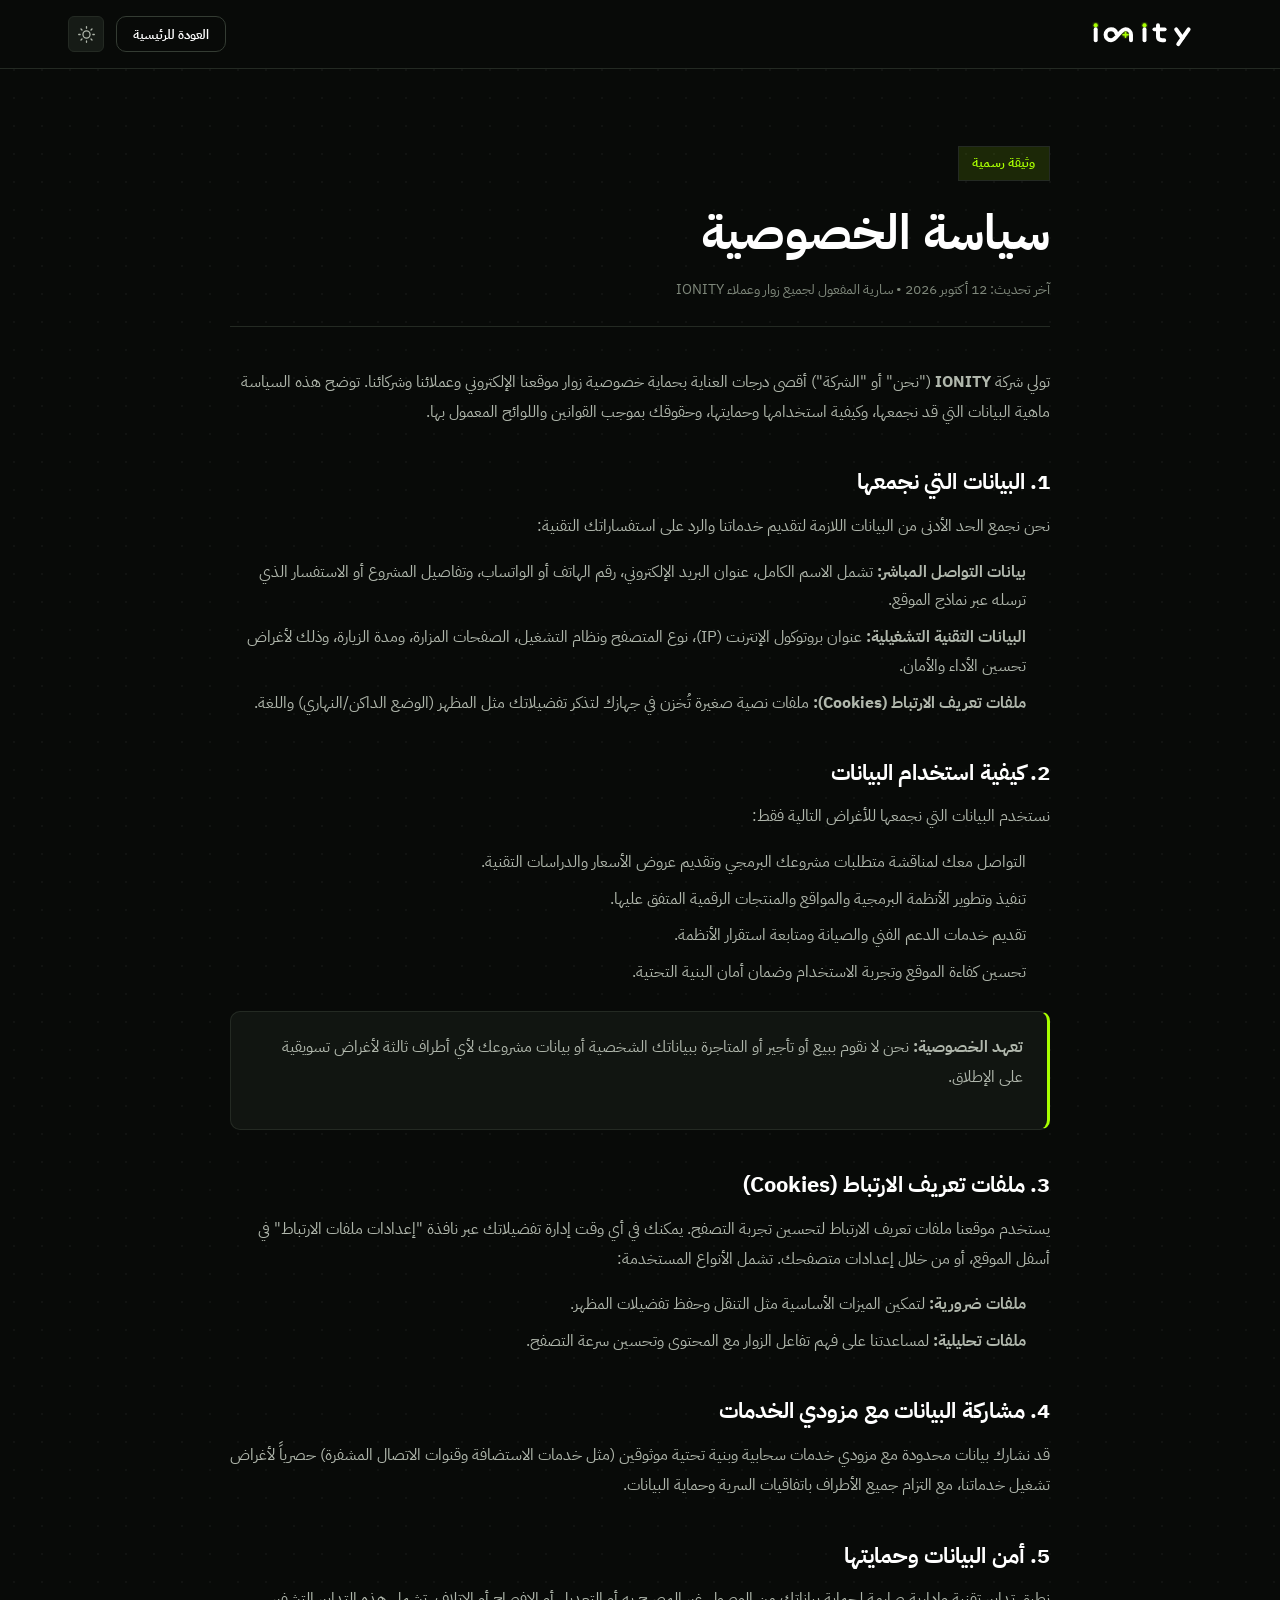
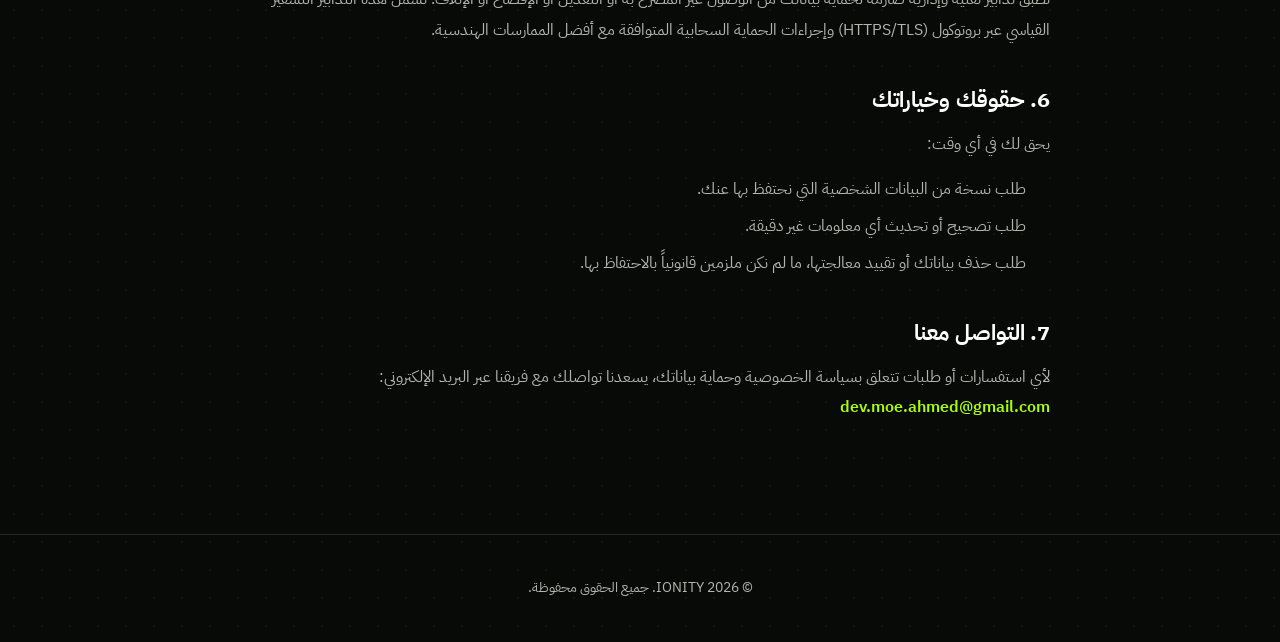
<file: privacy.html>
<!DOCTYPE html>
<html lang="ar" dir="rtl" class="no-js">

<head>
  <meta charset="UTF-8">
  <meta name="viewport" content="width=device-width, initial-scale=1">
  <meta http-equiv="X-UA-Compatible" content="IE=edge">

  <title>سياسة الخصوصية | IONITY</title>
  <meta name="description" content="سياسة الخصوصية وحماية البيانات في IONITY. نلتزم بأعلى معايير الشفافية والأمان في التعامل مع بياناتك.">

  <link rel="canonical" href="https://mohmad-dev.github.io/ionity-website/privacy.html">
  <meta property="og:image" content="assets/images/og-share.jpg">
  <link rel="icon" type="image/svg+xml" href="assets/images/logos/favicon.svg">
  <link rel="alternate icon" type="image/x-icon" href="assets/images/favicon.ico">

  <link rel="preconnect" href="https://fonts.googleapis.com">
  <link rel="preconnect" href="https://fonts.gstatic.com" crossorigin>

  <link rel="stylesheet" href="assets/css/tokens.css">
  <link rel="stylesheet" href="assets/css/base.css">
  <link rel="stylesheet" href="assets/css/components.css">
  <link rel="stylesheet" href="assets/css/muffin.css">
  <link rel="stylesheet" href="assets/css/animations.css">
  <link rel="stylesheet" href="assets/css/ionity-bilingual.css">
  <link rel="stylesheet" href="assets/css/theme-light.css">

  <script>
    (function() {
      var savedTheme = localStorage.getItem('ionity-theme') || 'dark';
      document.documentElement.setAttribute('data-theme', savedTheme);
    })();
  </script>

  <style>
    .legal-page-header {
      position: sticky;
      top: 0;
      z-index: 100;
      background: var(--color-bg);
      border-bottom: 1px solid var(--color-border);
      backdrop-filter: blur(12px);
      -webkit-backdrop-filter: blur(12px);
      padding: 1rem 0;
    }
    .legal-header-inner {
      display: flex;
      align-items: center;
      justify-content: space-between;
      gap: 1.5rem;
    }
    .legal-brand img {
      height: 28px;
      width: auto;
      display: block;
    }
    .legal-nav-actions {
      display: flex;
      align-items: center;
      gap: 0.75rem;
    }
    .legal-content-section {
      padding: clamp(3rem, 6vw, 5rem) 0 clamp(4rem, 8vw, 6rem);
    }
    .legal-container {
      max-width: 820px;
      margin-inline: auto;
    }
    .legal-badge {
      display: inline-flex;
      align-items: center;
      gap: 0.5rem;
      padding: 0.35rem 0.85rem;
      border-radius: var(--radius-full);
      background: var(--color-accent-dim);
      border: 1px solid var(--color-border);
      color: var(--color-accent);
      font-size: 0.8125rem;
      font-weight: var(--weight-semibold);
      margin-bottom: 1.25rem;
    }
    .legal-title {
      font-size: clamp(2rem, 4vw, 3rem);
      margin-bottom: 0.75rem;
      color: var(--color-text);
      line-height: 1.2;
    }
    .legal-meta {
      color: var(--color-text-muted);
      font-size: 0.875rem;
      margin-bottom: 2.5rem;
      padding-bottom: 1.5rem;
      border-bottom: 1px solid var(--color-border);
    }
    .legal-article h2 {
      font-size: 1.35rem;
      color: var(--color-text);
      margin-top: 2.5rem;
      margin-bottom: 0.85rem;
      display: flex;
      align-items: center;
      gap: 0.5rem;
    }
    .legal-article p {
      color: var(--color-text-secondary);
      font-size: 1rem;
      line-height: 1.8;
      margin-bottom: 1rem;
    }
    .legal-article ul {
      margin: 0.75rem 0 1.25rem 1.5rem;
      color: var(--color-text-secondary);
      line-height: 1.8;
    }
    body.lang-ar .legal-article ul {
      margin: 0.75rem 1.5rem 1.25rem 0;
    }
    .legal-article li {
      margin-bottom: 0.5rem;
    }
    .legal-callout {
      background: var(--color-surface);
      border: 1px solid var(--color-border);
      border-right: 3px solid var(--color-accent);
      border-radius: var(--radius-md);
      padding: 1.25rem 1.5rem;
      margin: 1.5rem 0;
    }
    body.lang-ar .legal-callout {
      border-right: 3px solid var(--color-accent);
      border-left: 1px solid var(--color-border);
    }
    .legal-footer {
      border-top: 1px solid var(--color-border);
      padding: 2.5rem 0;
      text-align: center;
      color: var(--color-text-muted);
      font-size: 0.875rem;
    }
  </style>
</head>

<body class="lang-ar">

  <!-- ── Custom Green Cursor (Desktop) ─────────────── -->
  <div class="custom-cursor" id="custom-cursor" aria-hidden="true">
    <div class="cursor-dot"></div>
    <div class="cursor-ring"></div>
  </div>

  <!-- Header -->
  <header class="legal-page-header">
    <div class="container">
      <div class="legal-header-inner">
        <a href="index.html" class="legal-brand" aria-label="العودة للرئيسية">
          <img src="assets/images/logos/ionity-logo-full.svg" alt="IONITY" class="sidebar-logo-img">
        </a>
        <div class="legal-nav-actions">
          <a href="index.html" class="btn btn-secondary btn-sm">العودة للرئيسية</a>
          <button class="theme-toggle-btn" data-action="toggle-theme" aria-label="تبديل المظهر" title="تبديل المظهر"></button>
        </div>
      </div>
    </div>
  </header>

  <!-- Content -->
  <main class="legal-content-section">
    <div class="container">
      <div class="legal-container">

        <span class="legal-badge">وثيقة رسمية</span>
        <h1 class="legal-title">سياسة الخصوصية</h1>
        <div class="legal-meta">
          <span>آخر تحديث: 12 أكتوبر 2026</span> • <span>سارية المفعول لجميع زوار وعملاء IONITY</span>
        </div>

        <article class="legal-article">
          <p>
            تولي شركة <strong>IONITY</strong> ("نحن" أو "الشركة") أقصى درجات العناية بحماية خصوصية زوار موقعنا الإلكتروني وعملائنا وشركائنا. توضح هذه السياسة ماهية البيانات التي قد نجمعها، وكيفية استخدامها وحمايتها، وحقوقك بموجب القوانين واللوائح المعمول بها.
          </p>

          <h2>1. البيانات التي نجمعها</h2>
          <p>
            نحن نجمع الحد الأدنى من البيانات اللازمة لتقديم خدماتنا والرد على استفساراتك التقنية:
          </p>
          <ul>
            <li><strong>بيانات التواصل المباشر:</strong> تشمل الاسم الكامل، عنوان البريد الإلكتروني، رقم الهاتف أو الواتساب، وتفاصيل المشروع أو الاستفسار الذي ترسله عبر نماذج الموقع.</li>
            <li><strong>البيانات التقنية التشغيلية:</strong> عنوان بروتوكول الإنترنت (IP)، نوع المتصفح ونظام التشغيل، الصفحات المزارة، ومدة الزيارة، وذلك لأغراض تحسين الأداء والأمان.</li>
            <li><strong>ملفات تعريف الارتباط (Cookies):</strong> ملفات نصية صغيرة تُخزن في جهازك لتذكر تفضيلاتك مثل المظهر (الوضع الداكن/النهاري) واللغة.</li>
          </ul>

          <h2>2. كيفية استخدام البيانات</h2>
          <p>نستخدم البيانات التي نجمعها للأغراض التالية فقط:</p>
          <ul>
            <li>التواصل معك لمناقشة متطلبات مشروعك البرمجي وتقديم عروض الأسعار والدراسات التقنية.</li>
            <li>تنفيذ وتطوير الأنظمة البرمجية والمواقع والمنتجات الرقمية المتفق عليها.</li>
            <li>تقديم خدمات الدعم الفني والصيانة ومتابعة استقرار الأنظمة.</li>
            <li>تحسين كفاءة الموقع وتجربة الاستخدام وضمان أمان البنية التحتية.</li>
          </ul>

          <div class="legal-callout">
            <p><strong>تعهد الخصوصية:</strong> نحن لا نقوم ببيع أو تأجير أو المتاجرة ببياناتك الشخصية أو بيانات مشروعك لأي أطراف ثالثة لأغراض تسويقية على الإطلاق.</p>
          </div>

          <h2>3. ملفات تعريف الارتباط (Cookies)</h2>
          <p>
            يستخدم موقعنا ملفات تعريف الارتباط لتحسين تجربة التصفح. يمكنك في أي وقت إدارة تفضيلاتك عبر نافذة "إعدادات ملفات الارتباط" في أسفل الموقع، أو من خلال إعدادات متصفحك. تشمل الأنواع المستخدمة:
          </p>
          <ul>
            <li><strong>ملفات ضرورية:</strong> لتمكين الميزات الأساسية مثل التنقل وحفظ تفضيلات المظهر.</li>
            <li><strong>ملفات تحليلية:</strong> لمساعدتنا على فهم تفاعل الزوار مع المحتوى وتحسين سرعة التصفح.</li>
          </ul>

          <h2>4. مشاركة البيانات مع مزودي الخدمات</h2>
          <p>
            قد نشارك بيانات محدودة مع مزودي خدمات سحابية وبنية تحتية موثوقين (مثل خدمات الاستضافة وقنوات الاتصال المشفرة) حصرياً لأغراض تشغيل خدماتنا، مع التزام جميع الأطراف باتفاقيات السرية وحماية البيانات.
          </p>

          <h2>5. أمن البيانات وحمايتها</h2>
          <p>
            نطبق تدابير تقنية وإدارية صارمة لحماية بياناتك من الوصول غير المصرح به أو التعديل أو الإفصاح أو الإتلاف. تشمل هذه التدابير التشفير القياسي عبر بروتوكول (HTTPS/TLS) وإجراءات الحماية السحابية المتوافقة مع أفضل الممارسات الهندسية.
          </p>

          <h2>6. حقوقك وخياراتك</h2>
          <p>يحق لك في أي وقت:</p>
          <ul>
            <li>طلب نسخة من البيانات الشخصية التي نحتفظ بها عنك.</li>
            <li>طلب تصحيح أو تحديث أي معلومات غير دقيقة.</li>
            <li>طلب حذف بياناتك أو تقييد معالجتها، ما لم نكن ملزمين قانونياً بالاحتفاظ بها.</li>
          </ul>

          <h2>7. التواصل معنا</h2>
          <p>
            لأي استفسارات أو طلبات تتعلق بسياسة الخصوصية وحماية بياناتك، يسعدنا تواصلك مع فريقنا عبر البريد الإلكتروني:
            <br>
            <a href="mailto:dev.moe.ahmed@gmail.com" style="color:var(--color-accent); font-weight:var(--weight-semibold);">dev.moe.ahmed@gmail.com</a>
          </p>
        </article>

      </div>
    </div>
  </main>

  <!-- Footer -->
  <footer class="legal-footer">
    <div class="container">
      <p>© 2026 IONITY. جميع الحقوق محفوظة.</p>
    </div>
  </footer>

  <script src="assets/js/main.js"></script>
</body>
</html>
</file>
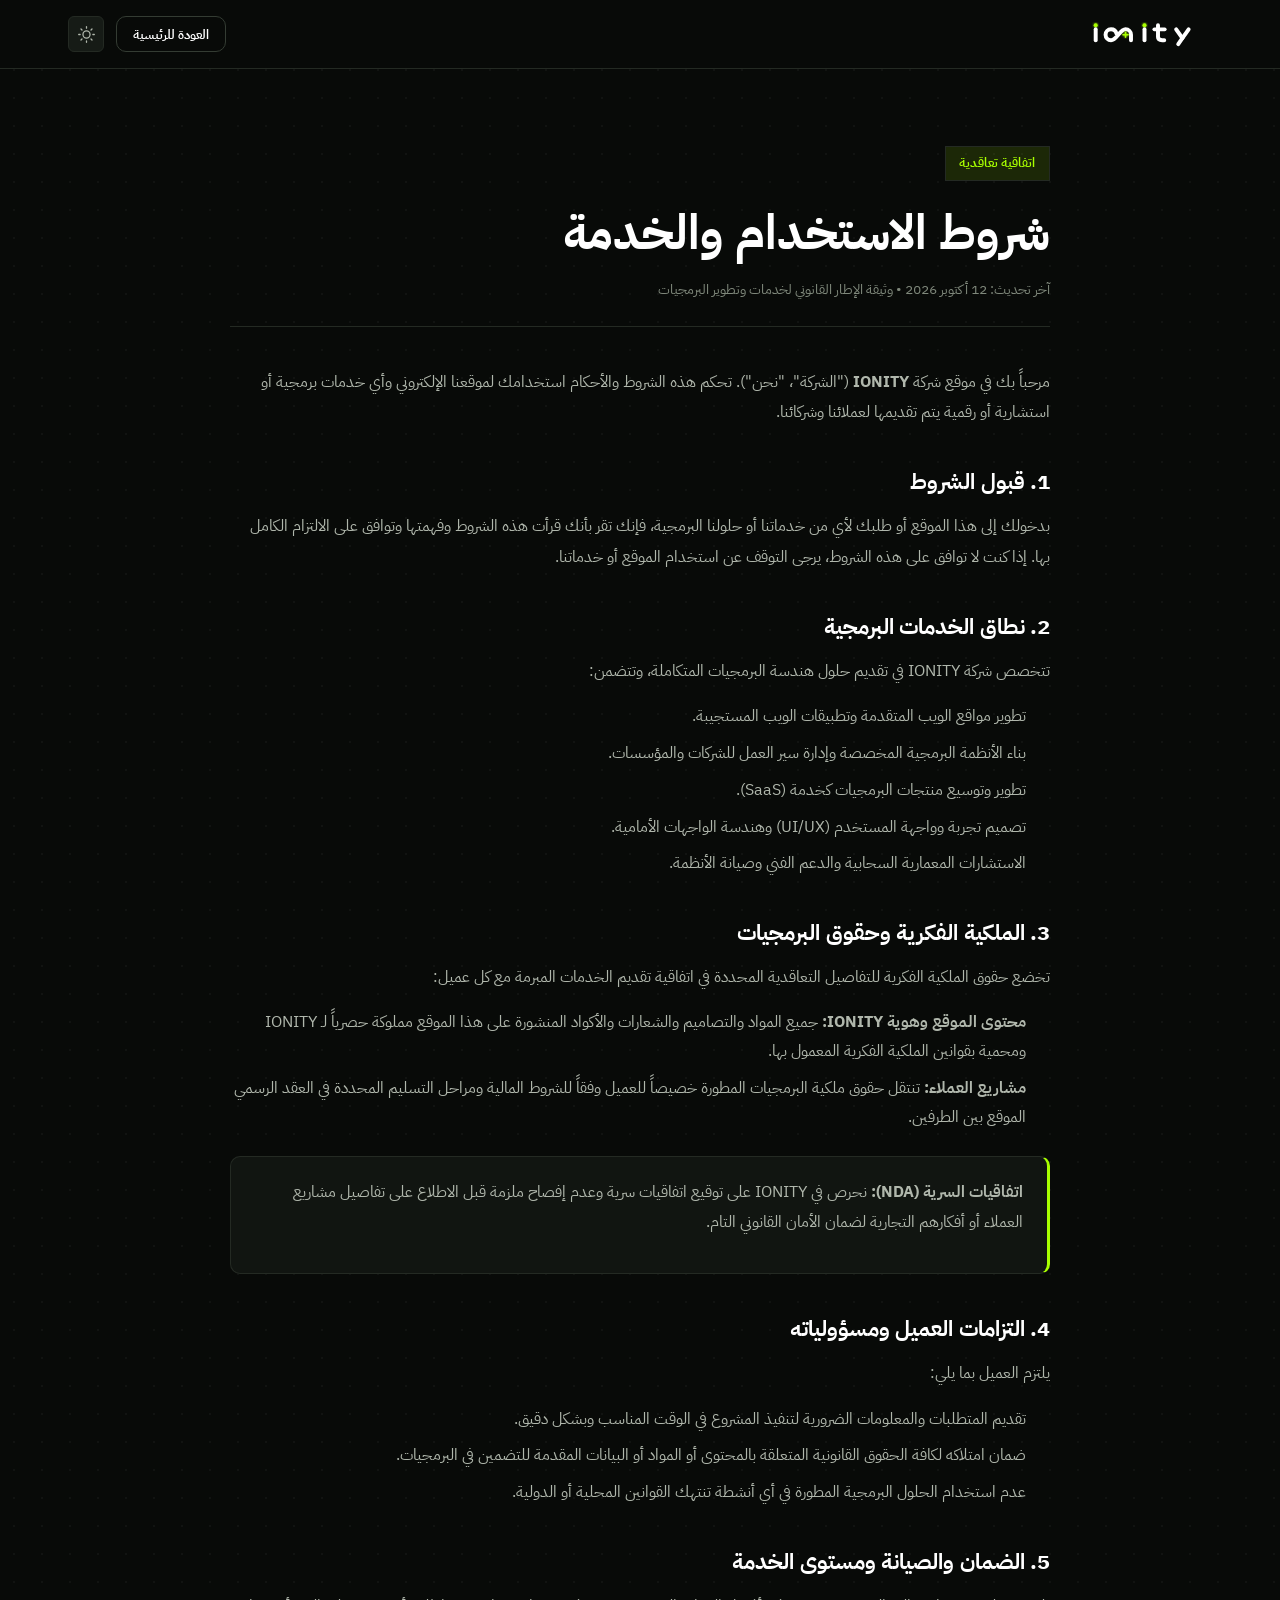
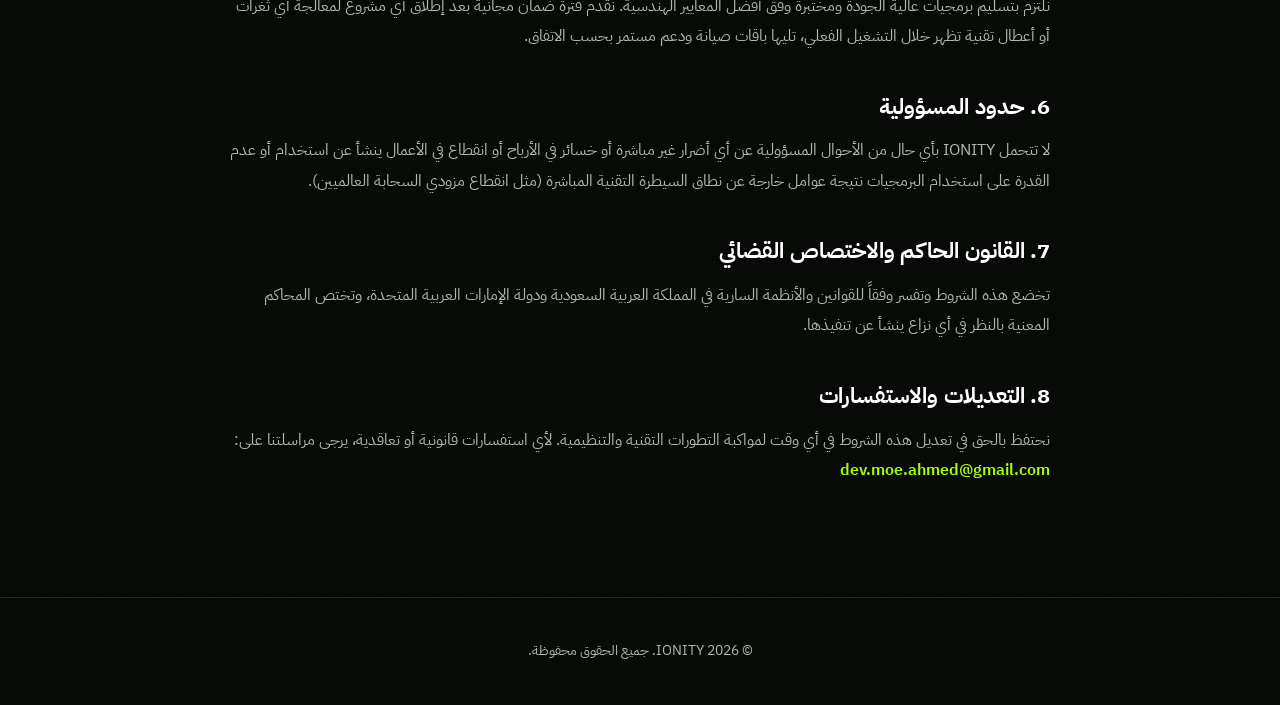
<file: terms.html>
<!DOCTYPE html>
<html lang="ar" dir="rtl" class="no-js">

<head>
  <meta charset="UTF-8">
  <meta name="viewport" content="width=device-width, initial-scale=1">
  <meta http-equiv="X-UA-Compatible" content="IE=edge">

  <title>شروط الاستخدام | IONITY</title>
  <meta name="description" content="شروط وأحكام استخدام خدمات وحلول شركة IONITY البرمجية. الإطار التعاقدي والمهني للتعامل مع عملائنا.">

  <link rel="canonical" href="https://mohmad-dev.github.io/ionity-website/terms.html">
  <meta property="og:image" content="assets/images/og-share.jpg">
  <link rel="icon" type="image/svg+xml" href="assets/images/logos/favicon.svg">
  <link rel="alternate icon" type="image/x-icon" href="assets/images/favicon.ico">

  <link rel="preconnect" href="https://fonts.googleapis.com">
  <link rel="preconnect" href="https://fonts.gstatic.com" crossorigin>

  <link rel="stylesheet" href="assets/css/tokens.css">
  <link rel="stylesheet" href="assets/css/base.css">
  <link rel="stylesheet" href="assets/css/components.css">
  <link rel="stylesheet" href="assets/css/muffin.css">
  <link rel="stylesheet" href="assets/css/animations.css">
  <link rel="stylesheet" href="assets/css/ionity-bilingual.css">
  <link rel="stylesheet" href="assets/css/theme-light.css">

  <script>
    (function() {
      var savedTheme = localStorage.getItem('ionity-theme') || 'dark';
      document.documentElement.setAttribute('data-theme', savedTheme);
    })();
  </script>

  <style>
    .legal-page-header {
      position: sticky;
      top: 0;
      z-index: 100;
      background: var(--color-bg);
      border-bottom: 1px solid var(--color-border);
      backdrop-filter: blur(12px);
      -webkit-backdrop-filter: blur(12px);
      padding: 1rem 0;
    }
    .legal-header-inner {
      display: flex;
      align-items: center;
      justify-content: space-between;
      gap: 1.5rem;
    }
    .legal-brand img {
      height: 28px;
      width: auto;
      display: block;
    }
    .legal-nav-actions {
      display: flex;
      align-items: center;
      gap: 0.75rem;
    }
    .legal-content-section {
      padding: clamp(3rem, 6vw, 5rem) 0 clamp(4rem, 8vw, 6rem);
    }
    .legal-container {
      max-width: 820px;
      margin-inline: auto;
    }
    .legal-badge {
      display: inline-flex;
      align-items: center;
      gap: 0.5rem;
      padding: 0.35rem 0.85rem;
      border-radius: var(--radius-full);
      background: var(--color-accent-dim);
      border: 1px solid var(--color-border);
      color: var(--color-accent);
      font-size: 0.8125rem;
      font-weight: var(--weight-semibold);
      margin-bottom: 1.25rem;
    }
    .legal-title {
      font-size: clamp(2rem, 4vw, 3rem);
      margin-bottom: 0.75rem;
      color: var(--color-text);
      line-height: 1.2;
    }
    .legal-meta {
      color: var(--color-text-muted);
      font-size: 0.875rem;
      margin-bottom: 2.5rem;
      padding-bottom: 1.5rem;
      border-bottom: 1px solid var(--color-border);
    }
    .legal-article h2 {
      font-size: 1.35rem;
      color: var(--color-text);
      margin-top: 2.5rem;
      margin-bottom: 0.85rem;
      display: flex;
      align-items: center;
      gap: 0.5rem;
    }
    .legal-article p {
      color: var(--color-text-secondary);
      font-size: 1rem;
      line-height: 1.8;
      margin-bottom: 1rem;
    }
    .legal-article ul {
      margin: 0.75rem 0 1.25rem 1.5rem;
      color: var(--color-text-secondary);
      line-height: 1.8;
    }
    body.lang-ar .legal-article ul {
      margin: 0.75rem 1.5rem 1.25rem 0;
    }
    .legal-article li {
      margin-bottom: 0.5rem;
    }
    .legal-callout {
      background: var(--color-surface);
      border: 1px solid var(--color-border);
      border-right: 3px solid var(--color-accent);
      border-radius: var(--radius-md);
      padding: 1.25rem 1.5rem;
      margin: 1.5rem 0;
    }
    body.lang-ar .legal-callout {
      border-right: 3px solid var(--color-accent);
      border-left: 1px solid var(--color-border);
    }
    .legal-footer {
      border-top: 1px solid var(--color-border);
      padding: 2.5rem 0;
      text-align: center;
      color: var(--color-text-muted);
      font-size: 0.875rem;
    }
  </style>
</head>

<body class="lang-ar">

  <!-- ── Custom Green Cursor (Desktop) ─────────────── -->
  <div class="custom-cursor" id="custom-cursor" aria-hidden="true">
    <div class="cursor-dot"></div>
    <div class="cursor-ring"></div>
  </div>

  <!-- Header -->
  <header class="legal-page-header">
    <div class="container">
      <div class="legal-header-inner">
        <a href="index.html" class="legal-brand" aria-label="العودة للرئيسية">
          <img src="assets/images/logos/ionity-logo-full.svg" alt="IONITY" class="sidebar-logo-img">
        </a>
        <div class="legal-nav-actions">
          <a href="index.html" class="btn btn-secondary btn-sm">العودة للرئيسية</a>
          <button class="theme-toggle-btn" data-action="toggle-theme" aria-label="تبديل المظهر" title="تبديل المظهر"></button>
        </div>
      </div>
    </div>
  </header>

  <!-- Content -->
  <main class="legal-content-section">
    <div class="container">
      <div class="legal-container">

        <span class="legal-badge">اتفاقية تعاقدية</span>
        <h1 class="legal-title">شروط الاستخدام والخدمة</h1>
        <div class="legal-meta">
          <span>آخر تحديث: 12 أكتوبر 2026</span> • <span>وثيقة الإطار القانوني لخدمات وتطوير البرمجيات</span>
        </div>

        <article class="legal-article">
          <p>
            مرحباً بك في موقع شركة <strong>IONITY</strong> ("الشركة"، "نحن"). تحكم هذه الشروط والأحكام استخدامك لموقعنا الإلكتروني وأي خدمات برمجية أو استشارية أو رقمية يتم تقديمها لعملائنا وشركائنا.
          </p>

          <h2>1. قبول الشروط</h2>
          <p>
            بدخولك إلى هذا الموقع أو طلبك لأي من خدماتنا أو حلولنا البرمجية، فإنك تقر بأنك قرأت هذه الشروط وفهمتها وتوافق على الالتزام الكامل بها. إذا كنت لا توافق على هذه الشروط، يرجى التوقف عن استخدام الموقع أو خدماتنا.
          </p>

          <h2>2. نطاق الخدمات البرمجية</h2>
          <p>
            تتخصص شركة IONITY في تقديم حلول هندسة البرمجيات المتكاملة، وتتضمن:
          </p>
          <ul>
            <li>تطوير مواقع الويب المتقدمة وتطبيقات الويب المستجيبة.</li>
            <li>بناء الأنظمة البرمجية المخصصة وإدارة سير العمل للشركات والمؤسسات.</li>
            <li>تطوير وتوسيع منتجات البرمجيات كخدمة (SaaS).</li>
            <li>تصميم تجربة وواجهة المستخدم (UI/UX) وهندسة الواجهات الأمامية.</li>
            <li>الاستشارات المعمارية السحابية والدعم الفني وصيانة الأنظمة.</li>
          </ul>

          <h2>3. الملكية الفكرية وحقوق البرمجيات</h2>
          <p>
            تخضع حقوق الملكية الفكرية للتفاصيل التعاقدية المحددة في اتفاقية تقديم الخدمات المبرمة مع كل عميل:
          </p>
          <ul>
            <li><strong>محتوى الموقع وهوية IONITY:</strong> جميع المواد والتصاميم والشعارات والأكواد المنشورة على هذا الموقع مملوكة حصرياً لـ IONITY ومحمية بقوانين الملكية الفكرية المعمول بها.</li>
            <li><strong>مشاريع العملاء:</strong> تنتقل حقوق ملكية البرمجيات المطورة خصيصاً للعميل وفقاً للشروط المالية ومراحل التسليم المحددة في العقد الرسمي الموقع بين الطرفين.</li>
          </ul>

          <div class="legal-callout">
            <p><strong>اتفاقيات السرية (NDA):</strong> نحرص في IONITY على توقيع اتفاقيات سرية وعدم إفصاح ملزمة قبل الاطلاع على تفاصيل مشاريع العملاء أو أفكارهم التجارية لضمان الأمان القانوني التام.</p>
          </div>

          <h2>4. التزامات العميل ومسؤولياته</h2>
          <p>يلتزم العميل بما يلي:</p>
          <ul>
            <li>تقديم المتطلبات والمعلومات الضرورية لتنفيذ المشروع في الوقت المناسب وبشكل دقيق.</li>
            <li>ضمان امتلاكه لكافة الحقوق القانونية المتعلقة بالمحتوى أو المواد أو البيانات المقدمة للتضمين في البرمجيات.</li>
            <li>عدم استخدام الحلول البرمجية المطورة في أي أنشطة تنتهك القوانين المحلية أو الدولية.</li>
          </ul>

          <h2>5. الضمان والصيانة ومستوى الخدمة</h2>
          <p>
            نلتزم بتسليم برمجيات عالية الجودة ومختبرة وفق أفضل المعايير الهندسية. نقدم فترة ضمان مجانية بعد إطلاق أي مشروع لمعالجة أي ثغرات أو أعطال تقنية تظهر خلال التشغيل الفعلي، تليها باقات صيانة ودعم مستمر بحسب الاتفاق.
          </p>

          <h2>6. حدود المسؤولية</h2>
          <p>
            لا تتحمل IONITY بأي حال من الأحوال المسؤولية عن أي أضرار غير مباشرة أو خسائر في الأرباح أو انقطاع في الأعمال ينشأ عن استخدام أو عدم القدرة على استخدام البرمجيات نتيجة عوامل خارجة عن نطاق السيطرة التقنية المباشرة (مثل انقطاع مزودي السحابة العالميين).
          </p>

          <h2>7. القانون الحاكم والاختصاص القضائي</h2>
          <p>
            تخضع هذه الشروط وتفسر وفقاً للقوانين والأنظمة السارية في المملكة العربية السعودية ودولة الإمارات العربية المتحدة، وتختص المحاكم المعنية بالنظر في أي نزاع ينشأ عن تنفيذها.
          </p>

          <h2>8. التعديلات والاستفسارات</h2>
          <p>
            نحتفظ بالحق في تعديل هذه الشروط في أي وقت لمواكبة التطورات التقنية والتنظيمية. لأي استفسارات قانونية أو تعاقدية، يرجى مراسلتنا على:
            <br>
            <a href="mailto:dev.moe.ahmed@gmail.com" style="color:var(--color-accent); font-weight:var(--weight-semibold);">dev.moe.ahmed@gmail.com</a>
          </p>
        </article>

      </div>
    </div>
  </main>

  <!-- Footer -->
  <footer class="legal-footer">
    <div class="container">
      <p>© 2026 IONITY. جميع الحقوق محفوظة.</p>
    </div>
  </footer>

  <script src="assets/js/main.js"></script>
</body>
</html>
</file>
<file: assets/css/tokens.css>
/**
 * IONITY — Design Tokens
 * Centralized brand identity variables.
 * File: assets/css/tokens.css
 */

:root {
  /* ── Brand Colors ───────────────────────────────────────── */
  --color-accent:          #A8FF00;   /* Ionity Neon Green */
  --color-accent-hover:    #C0FF40;   /* Lighter on hover */
  --color-accent-dim:      rgba(168, 255, 0, 0.12);  /* Tinted background */
  --color-accent-glow:     rgba(168, 255, 0, 0.20);  /* Subtle glow */

  /* ── Background Surfaces (Unified Continuous Canvas) ───────── */
  --color-bg:              #080A08;   /* Continuous Base Canvas across all sections */
  --color-surface:         #111511;   /* Primary Elevated Surface (cards, panels) */
  --color-surface-2:       #161B16;   /* Secondary Surface (bars, headers) */
  --color-surface-3:       #1D231D;   /* Tertiary Surface (modals, active items) */

  /* ── Text ────────────────────────────────────────────────── */
  --color-text:            #FFFFFF;
  --color-text-secondary:  #B0B7AC;
  --color-text-muted:      #7F887B;
  --color-text-dark:       #11140F;   /* Dark text on light bg */

  /* ── Borders ─────────────────────────────────────────────── */
  --color-border:          #242A23;
  --color-border-subtle:   rgba(255, 255, 255, 0.05);
  --color-border-strong:   #343C33;

  /* ── Light Mode (for selective light sections) ────────────── */
  --color-light-bg:        #F7F8F5;
  --color-light-surface:   #FFFFFF;
  --color-light-border:    #E2E6DE;

  /* ── Status Colors ──────────────────────────────────────── */
  --color-success:         #35B66A;
  --color-error:           #F05B5B;
  --color-warning:         #E8B34B;

  /* ── Typography ─────────────────────────────────────────── */
  --font-arabic:   'IBM Plex Sans Arabic', 'Tajawal', 'Segoe UI', sans-serif;
  --font-english:  'Inter', 'Manrope', 'Segoe UI', sans-serif;
  --font-mono:     'JetBrains Mono', 'Fira Code', 'SFMono-Regular', Menlo, Monaco, Consolas, monospace;
  --font-primary:  var(--font-english); /* overridden in .lang-ar */

  /* ── Font Weights ───────────────────────────────────────── */
  --weight-regular:   400;
  --weight-medium:    500;
  --weight-semibold:  600;
  --weight-bold:      700;
  --weight-display:   800;

  /* ── Spacing Scale ──────────────────────────────────────── */
  --space-1:    4px;
  --space-2:    8px;
  --space-3:    12px;
  --space-4:    16px;
  --space-6:    24px;
  --space-8:    32px;
  --space-12:   48px;
  --space-16:   64px;
  --space-20:   80px;
  --space-24:   96px;
  --space-30:   120px;

  /* ── Section Vertical Padding ───────────────────────────── */
  --section-py-desktop: clamp(5.5rem, 9vw, 7rem);
  --section-py-tablet:  clamp(4rem, 7vw, 5rem);
  --section-py-mobile:  clamp(3rem, 8vw, 4rem);

  /* ── Container ──────────────────────────────────── */
  --container-max:    1240px;
  --container-px:     clamp(1.25rem, 4vw, 3rem);

  /* ── Border Radii ───────────────────────────────────────── */
  --radius-sm:    6px;
  --radius-md:    10px;
  --radius-lg:    14px;
  --radius-xl:    18px;
  --radius-pill:  9999px;

  /* ── Transitions ────────────────────────────────────────── */
  --transition-fast:    150ms ease;
  --transition-base:    200ms ease;
  --transition-slow:    350ms ease;
  --transition-spring:  500ms cubic-bezier(0.34, 1.56, 0.64, 1);

  /* ── Shadows ─────────────────────────────────────────────── */
  --shadow-card:       0 0 0 1px var(--color-border), 0 2px 10px rgba(0, 0, 0, 0.35);
  --shadow-card-hover: 0 0 0 1px var(--color-border-strong), 0 8px 24px rgba(0, 0, 0, 0.55);
  --shadow-float:      0 8px 32px rgba(0, 0, 0, 0.40);
  --shadow-nav:        0 1px 0 var(--color-border);

  /* ── Z-Index Stack ──────────────────────────────────────── */
  --z-nav:      100;
  --z-overlay:  200;
  --z-modal:    300;
  --z-toast:    400;
}

/* Arabic language overrides */
body.lang-ar {
  --font-primary: var(--font-arabic);
}
</file>
<file: assets/css/base.css>
/*
 * IONITY — Base Styles
 * Reset, typography, layout foundations.
 * File: assets/css/base.css
 */

/* ── Font Imports ────────────────────────────────────────── */
@import url('https://fonts.googleapis.com/css2?family=IBM+Plex+Sans+Arabic:wght@400;500;600;700&family=Inter:wght@400;500;600;700&display=swap');

/* ── Reset ───────────────────────────────────────────────── */
*, *::before, *::after {
  box-sizing: border-box;
  margin: 0;
  padding: 0;
}

html {
  scroll-behavior: smooth;
  -webkit-font-smoothing: antialiased;
  -moz-osx-font-smoothing: grayscale;
  font-size: 16px;
}

body {
  font-family: var(--font-primary);
  background-color: var(--color-bg);
  background-image: radial-gradient(rgba(255, 255, 255, 0.035) 1px, transparent 1px);
  background-size: 28px 28px;
  color: var(--color-text);
  font-weight: var(--weight-regular);
  line-height: 1.7;
  overflow-x: hidden;
  min-height: 100vh;
}

/* ── Typography Scale ─────────────────────────────────────── */
h1, h2, h3, h4, h5, h6 {
  font-family: var(--font-primary);
  font-weight: var(--weight-bold);
  color: var(--color-text);
  line-height: 1.12;
  margin-bottom: 0;
}

h1 {
  font-size: clamp(2.25rem, 5vw, 4rem);
  letter-spacing: -0.025em;
  line-height: 1.08;
}

h2 {
  font-size: clamp(1.875rem, 3.5vw, 2.875rem);
  letter-spacing: -0.02em;
  line-height: 1.12;
}

h3 {
  font-size: clamp(1.25rem, 2.5vw, 1.75rem);
  letter-spacing: -0.01em;
  line-height: 1.2;
}

h4 {
  font-size: clamp(1.0625rem, 1.5vw, 1.25rem);
  line-height: 1.3;
}

/* Arabic typography adjustments */
body.lang-ar h1,
body.lang-ar h2,
body.lang-ar h3,
body.lang-ar h4 {
  letter-spacing: 0;
  line-height: 1.4;
  font-weight: var(--weight-bold);
}

body.lang-ar h1 {
  line-height: 1.35;
}

p {
  line-height: 1.75;
  color: var(--color-text-secondary);
}

body.lang-ar p {
  line-height: 1.85;
}

a {
  color: inherit;
  text-decoration: none;
  transition: color var(--transition-fast);
}

img, picture, video, svg {
  display: block;
  max-width: 100%;
  height: auto;
}

button {
  font: inherit;
  cursor: pointer;
}

input, select, textarea {
  font: inherit;
}

ul, ol {
  list-style: none;
}

/* ── Container ──────────────────────────────────────────── */
.container {
  width: 100%;
  max-width: var(--container-max);
  margin-inline: auto;
  padding-inline: var(--container-px);
}

/* ── Section Spacing ────────────────────────────────────── */
.site-section {
  padding-block: var(--section-py-desktop);
  position: relative;
  border-bottom: 1px solid var(--color-border-subtle);
}

@media (max-width: 1024px) {
  .site-section {
    padding-block: var(--section-py-tablet);
  }
}

@media (max-width: 640px) {
  .site-section {
    padding-block: var(--section-py-mobile);
  }
}

/* ── Grid Utilities ──────────────────────────────────────── */
.grid-auto {
  display: grid;
  gap: var(--space-6);
}

.grid-2 { grid-template-columns: repeat(auto-fit, minmax(min(100%, 320px), 1fr)); }
.grid-3 { grid-template-columns: repeat(auto-fit, minmax(min(100%, 260px), 1fr)); }
.grid-4 { grid-template-columns: repeat(auto-fit, minmax(min(100%, 220px), 1fr)); }

/* ── Flex Utilities ──────────────────────────────────────── */
.flex-center {
  display: flex;
  align-items: center;
  justify-content: center;
}

.flex-between {
  display: flex;
  align-items: center;
  justify-content: space-between;
}

/* ── Text Utilities ──────────────────────────────────────── */
.text-center { text-align: center; }
.text-start  { text-align: start; }
.text-accent { color: var(--color-accent); }
.text-muted  { color: var(--color-text-muted); }
.text-secondary { color: var(--color-text-secondary); }

/* ── RTL direction ──────────────────────────────────────── */
body.lang-ar,
body.lang-ar * {
  --dir: rtl;
}

/* ── Accessibility ───────────────────────────────────────── */
.sr-only {
  position: absolute;
  width: 1px;
  height: 1px;
  padding: 0;
  margin: -1px;
  overflow: hidden;
  clip: rect(0, 0, 0, 0);
  white-space: nowrap;
  border-width: 0;
}

:focus-visible {
  outline: 2px solid var(--color-accent);
  outline-offset: 2px;
  border-radius: 4px;
}

/* Remove default focus for mouse users */
:focus:not(:focus-visible) {
  outline: none;
}

/* ── Divider ────────────────────────────────────────────── */
.divider {
  width: 100%;
  height: 1px;
  background: var(--color-border);
}

/* ── Section Label ──────────────────────────────────────── */
.section-label {
  display: inline-flex;
  align-items: center;
  gap: var(--space-2);
  font-size: 0.8125rem;
  font-weight: var(--weight-semibold);
  letter-spacing: 0.08em;
  text-transform: uppercase;
  color: var(--color-accent);
  margin-bottom: var(--space-4);
}

.section-label::before {
  content: '';
  display: block;
  width: 6px;
  height: 6px;
  background: var(--color-accent);
  border-radius: 50%;
  flex-shrink: 0;
}

/* ── Reduced Motion ─────────────────────────────────────── */
@media (prefers-reduced-motion: reduce) {
  *, *::before, *::after {
    animation-duration: 0.01ms !important;
    animation-iteration-count: 1 !important;
    transition-duration: 0.01ms !important;
  }
}
</file>
<file: assets/css/components.css>
/*
 * IONITY — Components
 * Reusable UI primitives: buttons, cards, badges, form fields, nav.
 * File: assets/css/components.css
 */

/* ═══════════════════════════════════════════════════════════
   BUTTONS
   ═══════════════════════════════════════════════════════════ */

.btn {
  display: inline-flex;
  align-items: center;
  justify-content: center;
  gap: var(--space-2);
  padding: 0.6875rem 1.5rem;
  border-radius: var(--radius-md);
  font-family: var(--font-primary);
  font-size: 0.9375rem;
  font-weight: var(--weight-semibold);
  line-height: 1;
  cursor: pointer;
  border: 1px solid transparent;
  text-decoration: none;
  transition: background-color var(--transition-base),
              color var(--transition-base),
              border-color var(--transition-base),
              transform var(--transition-fast),
              box-shadow var(--transition-base);
  white-space: nowrap;
  min-height: 44px;
  position: relative;
  overflow: hidden;
}

.btn:active {
  transform: translateY(1px);
}

/* Primary CTA — neon green */
.btn-primary {
  background-color: var(--color-accent);
  color: var(--color-text-dark);
  border-color: var(--color-accent);
}

.btn-primary:hover,
.btn-primary:focus-visible {
  background-color: var(--color-accent-hover);
  border-color: var(--color-accent-hover);
  color: var(--color-text-dark);
  box-shadow: 0 0 0 3px var(--color-accent-glow);
  transform: translateY(-1px);
}

/* Secondary — ghost with border */
.btn-secondary {
  background-color: transparent;
  color: var(--color-text);
  border-color: var(--color-border-strong);
}

.btn-secondary:hover,
.btn-secondary:focus-visible {
  border-color: var(--color-text-secondary);
  background-color: rgba(255, 255, 255, 0.05);
  transform: translateY(-1px);
}

/* Ghost — no border, text only */
.btn-ghost {
  background-color: transparent;
  color: var(--color-accent);
  border-color: transparent;
  padding-inline: var(--space-2);
}

.btn-ghost:hover,
.btn-ghost:focus-visible {
  color: var(--color-accent-hover);
  text-decoration: underline;
  text-underline-offset: 3px;
}

/* Arrow icon in button */
.btn .btn-arrow {
  width: 16px;
  height: 16px;
  transition: transform var(--transition-fast);
  flex-shrink: 0;
}

body.lang-ar .btn .btn-arrow {
  transform: scaleX(-1);
}

.btn:hover .btn-arrow {
  transform: translateX(3px);
}

body.lang-ar .btn:hover .btn-arrow {
  transform: scaleX(-1) translateX(-3px);
}

/* Button sizes */
.btn-sm {
  font-size: 0.8125rem;
  padding: 0.5rem 1rem;
  min-height: 36px;
}

.btn-lg {
  font-size: 1rem;
  padding: 0.875rem 1.875rem;
  min-height: 52px;
}


/* ═══════════════════════════════════════════════════════════
/* ═══════════════════════════════════════════════════════════
   CUSTOM GREEN CURSOR (Desktop)
   ═══════════════════════════════════════════════════════════ */

.custom-cursor {
  position: fixed;
  top: 0;
  left: 0;
  pointer-events: none;
  z-index: 2147483647 !important;
  opacity: 0;
  transition: opacity 0.3s ease;
}

.custom-cursor.is-visible {
  opacity: 1;
}

.cursor-dot {
  position: fixed;
  top: 0;
  left: 0;
  width: 8px;
  height: 8px;
  background-color: var(--color-accent);
  border-radius: 50%;
  pointer-events: none;
  box-shadow: 0 0 6px rgba(168, 255, 0, 0.45);
  z-index: 2147483647 !important;
  will-change: transform;
  transition: width 0.15s ease, height 0.15s ease, background-color 0.15s ease, opacity 0.15s ease;
}

.cursor-ring {
  position: fixed;
  top: 0;
  left: 0;
  width: 36px;
  height: 36px;
  border: 1.5px solid rgba(168, 255, 0, 0.65);
  border-radius: 50%;
  pointer-events: none;
  z-index: 2147483647 !important;
  box-shadow: 0 0 10px rgba(168, 255, 0, 0.12);
  will-change: transform;
  transition: width 0.18s cubic-bezier(0.16, 1, 0.3, 1),
              height 0.18s cubic-bezier(0.16, 1, 0.3, 1),
              background-color 0.18s ease,
              border-color 0.18s ease,
              opacity 0.18s ease;
}

.custom-cursor.is-hovering .cursor-ring {
  width: 54px;
  height: 54px;
  background-color: rgba(168, 255, 0, 0.08);
  border-color: #C2FF33;
  box-shadow: 0 0 16px rgba(168, 255, 0, 0.22);
}

.custom-cursor.is-hovering .cursor-dot {
  width: 10px;
  height: 10px;
}

.custom-cursor.is-down .cursor-ring {
  width: 28px;
  height: 28px;
  background-color: rgba(168, 255, 0, 0.25);
}

.custom-cursor.is-down .cursor-dot {
  width: 6px;
  height: 6px;
}

@media (hover: none) or (pointer: coarse) {
  .custom-cursor {
    display: none !important;
  }
}

@media (hover: hover) and (pointer: fine) {
  body, a, button, [role="button"] {
    cursor: none !important;
  }
  input, textarea, select {
    cursor: text !important;
  }
}


/* ═══════════════════════════════════════════════════════════
   DESKTOP SIDEBAR NAVIGATION (Banner style)
   ═══════════════════════════════════════════════════════════ */

.desktop-sidebar {
  position: fixed;
  top: 0;
  bottom: 0;
  width: 260px;
  background: rgba(10, 13, 10, 0.95);
  backdrop-filter: blur(20px) saturate(180%);
  -webkit-backdrop-filter: blur(20px) saturate(180%);
  z-index: var(--z-nav);
  display: flex;
  flex-direction: column;
}

/* RTL layout (Arabic) */
body.lang-ar .desktop-sidebar,
html[dir="rtl"] .desktop-sidebar {
  right: 0;
  left: auto;
  border-left: 1px solid var(--color-border);
  border-right: none;
}

/* LTR layout (English) */
body:not(.lang-ar) .desktop-sidebar,
html[dir="ltr"] .desktop-sidebar {
  left: 0;
  right: auto;
  border-right: 1px solid var(--color-border);
  border-left: none;
}

.sidebar-inner {
  display: flex;
  flex-direction: column;
  justify-content: space-between;
  height: 100%;
  padding: var(--space-8) var(--space-6);
  gap: var(--space-6);
  overflow-y: auto;
  scrollbar-width: none;
}

.sidebar-inner::-webkit-scrollbar {
  display: none;
}

/* Sidebar Header */
.sidebar-header {
  display: flex;
  flex-direction: column;
  gap: var(--space-2);
}

.sidebar-brand {
  display: inline-flex;
  align-items: center;
  text-decoration: none;
  transition: opacity var(--transition-fast);
}

.sidebar-brand:hover {
  opacity: 0.85;
}

.sidebar-logo-img {
  width: 142px;
  height: auto;
  display: block;
}

.sidebar-tagline {
  display: flex;
  align-items: center;
  gap: 6px;
  font-family: 'Inter', monospace, sans-serif;
  font-size: 0.6875rem;
  letter-spacing: 0.08em;
  color: var(--color-text-muted);
  text-transform: uppercase;
}

.tagline-dot {
  width: 5px;
  height: 5px;
  background: var(--color-accent);
  border-radius: 50%;
  box-shadow: 0 0 6px var(--color-accent);
  flex-shrink: 0;
}

/* Sidebar Menu */
.sidebar-menu {
  display: flex;
  flex-direction: column;
  gap: 6px;
  margin-block: auto;
}

.sidebar-nav-item {
  display: flex;
  align-items: center;
  gap: var(--space-3);
  padding: 0.6875rem 0.875rem;
  border-radius: var(--radius-sm);
  text-decoration: none;
  color: var(--color-text-secondary);
  font-size: 0.875rem;
  font-weight: var(--weight-medium);
  transition: all var(--transition-fast);
  position: relative;
  background: transparent;
}

.sidebar-nav-item .nav-idx {
  font-family: 'Inter', monospace;
  font-size: 0.75rem;
  color: var(--color-text-muted);
  font-weight: 600;
  letter-spacing: 0.04em;
  width: 22px;
  flex-shrink: 0;
  transition: color var(--transition-fast);
}

.sidebar-nav-item .nav-lbl {
  flex-grow: 1;
  transition: color var(--transition-fast);
}

.sidebar-nav-item .nav-indicator {
  position: absolute;
  top: 8px;
  bottom: 8px;
  width: 2.5px;
  background: var(--color-accent);
  border-radius: 2px;
  opacity: 0;
  transform: scaleY(0.4);
  transition: opacity var(--transition-fast), transform var(--transition-fast);
}

body.lang-ar .sidebar-nav-item .nav-indicator,
html[dir="rtl"] .sidebar-nav-item .nav-indicator {
  right: 0;
}

body:not(.lang-ar) .sidebar-nav-item .nav-indicator,
html[dir="ltr"] .sidebar-nav-item .nav-indicator {
  left: 0;
}

.sidebar-nav-item:hover {
  color: var(--color-text);
  background: rgba(255, 255, 255, 0.04);
}

body.lang-ar .sidebar-nav-item:hover,
html[dir="rtl"] .sidebar-nav-item:hover {
  transform: translateX(-3px);
}

body:not(.lang-ar) .sidebar-nav-item:hover,
html[dir="ltr"] .sidebar-nav-item:hover {
  transform: translateX(3px);
}

.sidebar-nav-item:hover .nav-idx {
  color: var(--color-accent);
}

.sidebar-nav-item.active {
  color: var(--color-text);
  background: rgba(168, 255, 0, 0.06);
  font-weight: var(--weight-semibold);
}

.sidebar-nav-item.active .nav-idx {
  color: var(--color-accent);
}

.sidebar-nav-item.active .nav-indicator {
  opacity: 1;
  transform: scaleY(1);
}

/* Sidebar Footer */
.sidebar-footer {
  display: flex;
  flex-direction: column;
  gap: var(--space-4);
  padding-top: var(--space-4);
  border-top: 1px solid var(--color-border);
}

.sidebar-status-badge {
  display: inline-flex;
  align-items: center;
  gap: 8px;
  font-size: 0.75rem;
  color: var(--color-text-secondary);
  background: rgba(255, 255, 255, 0.03);
  border: 1px solid var(--color-border);
  padding: 6px 10px;
  border-radius: var(--radius-pill);
}

.status-pulse-dot {
  width: 6px;
  height: 6px;
  border-radius: 50%;
  background: var(--color-accent);
  box-shadow: 0 0 8px var(--color-accent);
  animation: pulseDot 2s ease-in-out infinite;
  flex-shrink: 0;
}

@keyframes pulseDot {
  0%, 100% { transform: scale(1); opacity: 1; }
  50% { transform: scale(1.4); opacity: 0.6; }
}

.sidebar-controls {
  display: flex;
  align-items: center;
  gap: var(--space-2);
}

.sidebar-cta-btn {
  flex-grow: 1;
  font-size: 0.8125rem;
  padding: 0.5rem 0.75rem;
  min-height: 36px;
}

.sidebar-lang-toggle {
  font-size: 0.75rem;
  padding: 0.4rem 0.65rem;
  min-height: 36px;
  flex-shrink: 0;
}

.theme-toggle-btn {
  display: inline-flex;
  align-items: center;
  justify-content: center;
  width: 36px;
  height: 36px;
  min-height: 36px;
  border-radius: var(--radius-sm);
  background: var(--color-surface-2);
  border: 1px solid var(--color-border);
  color: var(--color-text-secondary);
  cursor: pointer;
  transition: all var(--transition-fast);
  flex-shrink: 0;
  padding: 0;
}

.theme-toggle-btn:hover {
  border-color: var(--color-border-strong);
  color: var(--color-text);
  transform: translateY(-1px);
}

.theme-toggle-btn svg {
  width: 17px;
  height: 17px;
  fill: none;
  stroke: currentColor;
  stroke-width: 1.8;
  stroke-linecap: round;
  stroke-linejoin: round;
  transition: transform var(--transition-base);
}

.theme-toggle-btn:hover svg {
  transform: rotate(15deg);
}

.mobile-theme-toggle {
  width: 36px;
  height: 36px;
  min-height: 36px;
}

.sidebar-meta {
  display: flex;
  align-items: center;
  justify-content: space-between;
  font-family: 'Inter', monospace, sans-serif;
  font-size: 0.6875rem;
  color: var(--color-text-muted);
}


/* ═══════════════════════════════════════════════════════════
   MOBILE HEADER (< 992px)
   ═══════════════════════════════════════════════════════════ */

.mobile-header {
  display: none;
  position: fixed;
  top: 0;
  inset-inline: 0;
  height: 60px;
  background: rgba(8, 10, 8, 0.94);
  backdrop-filter: blur(16px);
  -webkit-backdrop-filter: blur(16px);
  border-bottom: 1px solid var(--color-border);
  z-index: var(--z-nav);
  align-items: center;
}

.mobile-header-inner {
  width: 100%;
  padding-inline: var(--container-px);
  display: flex;
  align-items: center;
  justify-content: space-between;
}

.mobile-brand {
  display: inline-flex;
  align-items: center;
  text-decoration: none;
}

.mobile-logo-img {
  width: 78px;
  height: auto;
  display: block;
}

.mobile-header-actions {
  display: flex;
  align-items: center;
  gap: var(--space-3);
}

/* Language toggle button */
.lang-toggle-btn {
  background: transparent;
  border: 1px solid var(--color-border-strong);
  color: var(--color-text-muted);
  font-family: 'Inter', sans-serif;
  font-size: 0.75rem;
  font-weight: var(--weight-semibold);
  letter-spacing: 0.06em;
  padding: 0.375rem 0.75rem;
  border-radius: var(--radius-pill);
  cursor: pointer;
  transition: border-color var(--transition-fast), color var(--transition-fast);
  text-transform: uppercase;
  min-height: 32px;
}

.lang-toggle-btn:hover {
  border-color: var(--color-accent);
  color: var(--color-accent);
}

/* Hamburger button (mobile) */
.nav-hamburger {
  display: flex;
  flex-direction: column;
  justify-content: center;
  align-items: center;
  width: 38px;
  height: 38px;
  gap: 5px;
  background: transparent;
  border: 1px solid var(--color-border);
  border-radius: var(--radius-sm);
  cursor: pointer;
  flex-shrink: 0;
}

.nav-hamburger span {
  display: block;
  width: 18px;
  height: 1.5px;
  background: var(--color-text-secondary);
  border-radius: 1px;
  transition: transform var(--transition-base), opacity var(--transition-fast);
}

.nav-hamburger[aria-expanded="true"] span:nth-child(1) {
  transform: translateY(6.5px) rotate(45deg);
}
.nav-hamburger[aria-expanded="true"] span:nth-child(2) {
  opacity: 0;
}
.nav-hamburger[aria-expanded="true"] span:nth-child(3) {
  transform: translateY(-6.5px) rotate(-45deg);
}

/* Mobile nav drawer */
.mobile-nav {
  display: none;
  position: fixed;
  inset: 0;
  z-index: calc(var(--z-nav) - 1);
  padding-top: 60px;
}

.mobile-nav-overlay {
  position: absolute;
  inset: 0;
  background: rgba(8, 10, 8, 0.75);
  backdrop-filter: blur(6px);
}

.mobile-nav-drawer {
  position: absolute;
  top: 60px;
  inset-inline: 0;
  background: var(--color-surface);
  border-bottom: 1px solid var(--color-border);
  padding: var(--space-6) var(--container-px) var(--space-6);
  transform: translateY(-20px);
  opacity: 0;
  transition: transform var(--transition-base), opacity var(--transition-base);
  box-shadow: var(--shadow-float);
}

.mobile-nav.is-open {
  display: block;
}

.mobile-nav.is-open .mobile-nav-drawer {
  transform: translateY(0);
  opacity: 1;
}

.mobile-nav-links {
  display: flex;
  flex-direction: column;
  gap: var(--space-2);
  margin-bottom: var(--space-6);
}

.mobile-nav-link {
  display: flex;
  align-items: center;
  gap: var(--space-3);
  padding: var(--space-3) var(--space-4);
  font-size: 1.0625rem;
  font-weight: var(--weight-medium);
  color: var(--color-text-secondary);
  border-radius: var(--radius-sm);
  text-decoration: none;
  transition: color var(--transition-fast), background-color var(--transition-fast);
}

.mobile-nav-link:hover,
.mobile-nav-link.active {
  color: var(--color-text);
  background: rgba(255, 255, 255, 0.05);
}

.mobile-nav-footer {
  display: flex;
  align-items: center;
  justify-content: space-between;
  gap: var(--space-4);
  padding-top: var(--space-4);
  border-top: 1px solid var(--color-border);
}


/* ═══════════════════════════════════════════════════════════
   LOGO TEXT (brand wordmark)
   ═══════════════════════════════════════════════════════════ */

.ionity-wordmark {
  font-family: 'Inter', sans-serif;
  font-weight: 800;
  font-size: 1.375rem;
  letter-spacing: -0.04em;
  color: var(--color-text);
  direction: ltr;
  display: inline-flex;
  align-items: center;
}

.ionity-wordmark .wordmark-cursor {
  display: inline-block;
  width: 3px;
  height: 1.1em;
  background: var(--color-accent);
  border-radius: 1px;
  margin-inline-start: 1px;
  vertical-align: -0.1em;
  animation: blink 1.1s step-end infinite;
}


/* ═══════════════════════════════════════════════════════════
   CARDS
   ═══════════════════════════════════════════════════════════ */

.card {
  background: var(--color-surface);
  border: 1px solid var(--color-border);
  border-radius: var(--radius-lg);
  padding: var(--space-8);
  transition: border-color var(--transition-base),
              transform var(--transition-base),
              box-shadow var(--transition-base);
  position: relative;
  overflow: hidden;
}

.card:hover {
  border-color: var(--color-border-strong);
  transform: translateY(-2px);
  box-shadow: var(--shadow-float);
}

.card:active {
  transform: translateY(0) scale(0.995);
  transition-duration: 75ms;
}

/* ═══════════════════════════════════════════════════════════
   SERVICES CONTINUOUS LASER SPINE & INTERACTION
   ═══════════════════════════════════════════════════════════ */

.services-laser-bg {
  position: absolute;
  inset: 0;
  pointer-events: none;
  z-index: 1;
  overflow: hidden;
  opacity: 0.62;
}

.services-laser-svg {
  width: 100%;
  height: 100%;
  display: block;
}

.srv-laser-track {
  stroke: rgba(0, 229, 255, 0.06);
}

.srv-photon-spark {
  opacity: 0;
  pointer-events: none;
  filter: drop-shadow(0 0 5px #FFFFFF) drop-shadow(0 0 12px rgba(0, 229, 255, 0.65));
  transition: opacity 0.25s ease;
}

.srv-photon-spark.is-active {
  opacity: 0.9;
}

.srv-laser-beam {
  stroke-dasharray: 450 1100;
  stroke-dashoffset: 3100;
  transition: opacity 0.5s ease;
}

.srv-laser-beam-1 {
  animation: srvLaserFlow1 14s linear infinite;
}

.srv-laser-beam-2 {
  animation: srvLaserFlow2 18s linear infinite;
  animation-delay: -3.5s;
}

@keyframes srvLaserFlow1 {
  0% { stroke-dashoffset: 3100; }
  100% { stroke-dashoffset: 0; }
}

@keyframes srvLaserFlow2 {
  0% { stroke-dashoffset: 3100; }
  100% { stroke-dashoffset: 0; }
}

@media (prefers-reduced-motion: reduce) {
  .srv-laser-beam {
    animation: none !important;
    stroke-dashoffset: 0 !important;
  }
}

/* Service card variant - Calm Frosted Glassmorphism */
.service-card {
  position: relative;
  z-index: 2;
  display: flex;
  flex-direction: column;
  gap: var(--space-3);
  background: rgba(14, 18, 15, 0.84);
  backdrop-filter: blur(16px);
  -webkit-backdrop-filter: blur(16px);
  border: 1px solid rgba(255, 255, 255, 0.07);
  border-radius: var(--radius-lg);
  padding: 2rem 2.25rem;
  transition: border-color 0.4s ease,
              transform 0.45s cubic-bezier(0.16, 1, 0.3, 1),
              box-shadow 0.4s ease,
              background-color 0.4s ease;
}

/* Initially hidden: Materializes gently when laser beam reaches each card */
.services-section .service-card {
  opacity: 0;
  transform: translateY(20px) scale(0.98);
  filter: blur(5px);
  pointer-events: none;
  visibility: hidden;
  transition: opacity 0.85s cubic-bezier(0.16, 1, 0.3, 1),
              transform 0.85s cubic-bezier(0.16, 1, 0.3, 1),
              filter 0.85s cubic-bezier(0.16, 1, 0.3, 1),
              border-color 0.4s ease,
              box-shadow 0.4s ease,
              background-color 0.4s ease;
}

/* Resting revealed state: calm dark border (NOT permanently blue) */
.services-section .service-card.is-revealed {
  opacity: 1;
  transform: translateY(0) scale(1);
  filter: blur(0);
  pointer-events: auto;
  visibility: visible;
  border-color: rgba(255, 255, 255, 0.07);
  box-shadow: 0 12px 30px rgba(0, 0, 0, 0.35);
}

/* Blue border ONLY when the laser beam is actively passing through this card */
.services-section .service-card.is-beam-passing {
  border-color: rgba(0, 210, 255, 0.62) !important;
  box-shadow: 0 0 22px rgba(0, 210, 255, 0.16), 0 12px 30px rgba(0, 0, 0, 0.38) !important;
}

@media (prefers-reduced-motion: reduce) {
  .services-section .service-card {
    opacity: 1 !important;
    transform: none !important;
    filter: none !important;
    pointer-events: auto !important;
    visibility: visible !important;
    animation: none !important;
  }
}

.service-card-top {
  display: flex;
  align-items: center;
  justify-content: space-between;
  margin-bottom: var(--space-2);
}

.service-tech-chip {
  display: inline-flex;
  align-items: center;
  gap: 7px;
  font-family: 'JetBrains Mono', 'Fira Code', 'Courier New', monospace;
  font-size: 0.72rem;
  font-weight: 600;
  letter-spacing: 0.05em;
  color: rgba(168, 255, 0, 0.85);
  background: rgba(168, 255, 0, 0.04);
  border: 1px solid rgba(168, 255, 0, 0.14);
  padding: 4px 11px;
  border-radius: var(--radius-full);
  direction: ltr;
}

.service-pulse-dot {
  width: 5px;
  height: 5px;
  border-radius: 50%;
  background: var(--color-accent);
  box-shadow: 0 0 4px rgba(168, 255, 0, 0.55);
  animation: pulseDot 3s ease-in-out infinite;
}

/* Soft, eye-friendly hover state */
.service-card:hover {
  border-color: rgba(0, 210, 255, 0.45) !important;
  box-shadow: 0 12px 28px rgba(0, 0, 0, 0.38), 0 0 16px rgba(0, 210, 255, 0.1) !important;
  transform: translateY(-2px) !important;
  background: rgba(16, 22, 19, 0.9);
}

.service-card:active {
  transform: translateY(0) scale(0.995) !important;
  transition-duration: 75ms;
}

/* Frameless custom icon directly on card surface (no box behind icon) */
.service-card .card-icon {
  width: 34px;
  height: 34px;
  background: transparent !important;
  border: none !important;
  border-radius: 0 !important;
  padding: 0 !important;
  box-shadow: none !important;
  display: flex;
  align-items: center;
  justify-content: center;
  flex-shrink: 0;
  color: var(--color-text);
  transition: transform 0.35s ease, color 0.35s ease;
}

.service-card .card-icon svg {
  width: 32px;
  height: 32px;
  display: block;
}

.service-card:hover .card-icon,
.service-card.is-beam-passing .card-icon {
  transform: translateY(-1px);
  color: #00E5FF;
}

.service-card .card-title {
  font-size: 1.125rem;
  font-weight: var(--weight-semibold);
  color: var(--color-text);
  margin: var(--space-1) 0 0 0;
}

.service-card .card-body {
  font-size: 0.9375rem;
  line-height: 1.75;
  color: var(--color-text-secondary);
  margin: 0;
}

/* Compact 1-screen mobile service cards */
@media (max-width: 768px) {
  .service-card {
    padding: 0.7rem 0.95rem;
    gap: 0.2rem;
    border-radius: var(--radius-md);
  }

  .service-card-top {
    margin-bottom: 0.1rem;
  }

  .service-tech-chip {
    font-size: 0.62rem;
    padding: 2px 8px;
    gap: 5px;
  }

  .service-card .card-icon {
    width: 24px;
    height: 24px;
  }

  .service-card .card-icon svg {
    width: 22px;
    height: 22px;
  }

  .service-card .card-title {
    font-size: 0.92rem;
    margin: 0;
    line-height: 1.25;
  }

  .service-card .card-body {
    font-size: 0.76rem;
    line-height: 1.42;
    display: -webkit-box;
    -webkit-line-clamp: 2;
    -webkit-box-orient: vertical;
    overflow: hidden;
  }
}

.service-card .card-link {
  display: inline-flex;
  align-items: center;
  gap: var(--space-2);
  font-size: 0.875rem;
  font-weight: var(--weight-medium);
  color: var(--color-accent);
  margin-top: auto;
  transition: gap var(--transition-fast), color var(--transition-fast);
}

.service-card:hover .card-link,
.service-card.is-active .card-link {
  color: #00E5FF;
}

.service-card .card-link:hover {
  gap: var(--space-3);
}

.service-card .card-link-arrow {
  width: 14px;
  height: 14px;
  transition: transform var(--transition-fast);
}

body.lang-ar .service-card .card-link-arrow {
  transform: scaleX(-1);
}

/* Process Step */
.process-step {
  display: flex;
  gap: var(--space-6);
  position: relative;
}

.process-step-number {
  flex-shrink: 0;
  width: 40px;
  height: 40px;
  border-radius: 50%;
  background: var(--color-accent-dim);
  border: 1px solid rgba(168, 255, 0, 0.3);
  display: flex;
  align-items: center;
  justify-content: center;
  font-family: 'Inter', sans-serif;
  font-size: 0.8125rem;
  font-weight: var(--weight-bold);
  color: var(--color-accent);
  letter-spacing: -0.02em;
}

.process-step-content {
  flex: 1;
}

.process-step-title {
  font-size: 1rem;
  font-weight: var(--weight-semibold);
  color: var(--color-text);
  margin-bottom: var(--space-2);
}

.process-step-body {
  font-size: 0.9rem;
  color: var(--color-text-secondary);
  line-height: 1.65;
}


/* ═══════════════════════════════════════════════════════════
   STAT BLOCK
   ═══════════════════════════════════════════════════════════ */

.stat-item {
  text-align: center;
  padding: var(--space-6);
}

.stat-value {
  font-family: 'Inter', sans-serif;
  font-size: clamp(2.25rem, 5vw, 3.5rem);
  font-weight: var(--weight-bold);
  color: var(--color-text);
  line-height: 1;
  letter-spacing: -0.03em;
  margin-bottom: var(--space-2);
}

.stat-label {
  font-size: 0.9rem;
  color: var(--color-text-muted);
  font-weight: var(--weight-medium);
  line-height: 1.4;
}


/* ═══════════════════════════════════════════════════════════
   BADGE / TAG
   ═══════════════════════════════════════════════════════════ */

.badge {
  display: inline-flex;
  align-items: center;
  padding: 0.25rem 0.625rem;
  border-radius: var(--radius-pill);
  font-size: 0.75rem;
  font-weight: var(--weight-semibold);
  border: 1px solid var(--color-border);
  color: var(--color-text-secondary);
  background: transparent;
  white-space: nowrap;
}

.badge-accent {
  border-color: rgba(168, 255, 0, 0.3);
  color: var(--color-accent);
  background: var(--color-accent-dim);
}


/* ═══════════════════════════════════════════════════════════
   FORM ELEMENTS
   ═══════════════════════════════════════════════════════════ */

.form-group {
  display: flex;
  flex-direction: column;
  gap: var(--space-2);
}

.form-label {
  font-size: 0.875rem;
  font-weight: var(--weight-medium);
  color: var(--color-text-secondary);
}

.form-input,
.form-textarea,
.form-select {
  width: 100%;
  padding: 0.75rem 1rem;
  background: var(--color-surface);
  border: 1px solid var(--color-border);
  border-radius: var(--radius-md);
  color: var(--color-text);
  font-family: var(--font-primary);
  font-size: 0.9375rem;
  line-height: 1.5;
  transition: border-color var(--transition-fast),
              box-shadow var(--transition-fast);
  min-height: 44px;
}

.form-input::placeholder,
.form-textarea::placeholder {
  color: var(--color-text-muted);
}

.form-input:focus,
.form-textarea:focus,
.form-select:focus {
  outline: none;
  border-color: var(--color-accent);
  box-shadow: 0 0 0 3px var(--color-accent-glow);
}

.form-textarea {
  min-height: 120px;
  resize: vertical;
}

.form-error {
  font-size: 0.8125rem;
  color: var(--color-error);
}

.form-success {
  font-size: 0.875rem;
  color: var(--color-success);
  text-align: center;
  padding: var(--space-4);
  background: rgba(53, 182, 106, 0.1);
  border: 1px solid rgba(53, 182, 106, 0.3);
  border-radius: var(--radius-md);
}

/* RTL form inputs */
body.lang-ar .form-input,
body.lang-ar .form-textarea,
body.lang-ar .form-select {
  direction: rtl;
  text-align: right;
}


/* ═══════════════════════════════════════════════════════════
   PRELOADER
   ═══════════════════════════════════════════════════════════ */

.preloader {
  position: fixed;
  inset: 0;
  z-index: 9999;
  background: var(--color-bg);
  display: flex;
  align-items: center;
  justify-content: center;
  transition: opacity 0.5s ease, visibility 0.5s ease;
  animation: preloader-autofade 0.4s ease 1.6s forwards;
}

@keyframes preloader-autofade {
  to {
    opacity: 0;
    visibility: hidden;
    pointer-events: none;
  }
}

.preloader.is-hidden {
  opacity: 0;
  visibility: hidden;
  pointer-events: none;
}

.preloader-content {
  text-align: center;
  display: flex;
  flex-direction: column;
  align-items: center;
  gap: var(--space-6);
}

.preloader-logo {
  font-family: 'Inter', sans-serif;
  font-size: 2rem;
  font-weight: 800;
  letter-spacing: -0.04em;
  color: var(--color-text);
  direction: ltr;
}

.preloader-logo .cursor {
  display: inline-block;
  width: 4px;
  height: 1.1em;
  background: var(--color-accent);
  border-radius: 1px;
  margin-inline-start: 2px;
  vertical-align: -0.1em;
  animation: blink 0.8s step-end infinite;
}

.preloader-bar {
  width: 120px;
  height: 2px;
  background: var(--color-border);
  border-radius: var(--radius-pill);
  overflow: hidden;
}

.preloader-bar-fill {
  height: 100%;
  background: var(--color-accent);
  border-radius: var(--radius-pill);
  animation: preloader-grow 1.5s ease forwards;
}

@keyframes preloader-grow {
  from { width: 0%; }
  to   { width: 100%; }
}


/* ═══════════════════════════════════════════════════════════
   SECTION ANIMATIONS (IntersectionObserver triggered)
   ═══════════════════════════════════════════════════════════ */

.fade-up {
  opacity: 0;
  transform: translateY(24px);
  transition: opacity 0.6s ease, transform 0.6s ease;
}

.fade-up.is-visible {
  opacity: 1;
  transform: translateY(0);
}

.fade-up.delay-1 { transition-delay: 0.1s; }
.fade-up.delay-2 { transition-delay: 0.2s; }
.fade-up.delay-3 { transition-delay: 0.3s; }
.fade-up.delay-4 { transition-delay: 0.4s; }
.fade-up.delay-5 { transition-delay: 0.5s; }

@media (prefers-reduced-motion: reduce) {
  .fade-up {
    opacity: 1;
    transform: none;
    transition: none;
  }
}


/* ═══════════════════════════════════════════════════════════
   HERO STATUS PILL & LINEAR TERMINAL CARD
   ═══════════════════════════════════════════════════════════ */

.hero-status-pill {
  display: inline-flex;
  align-items: center;
  gap: var(--space-2);
  padding: 6px 14px;
  background: rgba(168, 255, 0, 0.06);
  border: 1px solid rgba(168, 255, 0, 0.22);
  border-radius: var(--radius-pill);
  font-size: 0.8125rem;
  font-weight: var(--weight-medium);
  color: var(--color-accent);
  width: fit-content;
  box-shadow: 0 0 12px rgba(168, 255, 0, 0.08);
  transition: border-color var(--transition-base), background-color var(--transition-base);
}

.hero-status-pill:hover {
  border-color: rgba(168, 255, 0, 0.4);
  background: rgba(168, 255, 0, 0.1);
}

.status-indicator-dot {
  width: 7px;
  height: 7px;
  border-radius: 50%;
  background: var(--color-accent);
  box-shadow: 0 0 8px var(--color-accent);
  animation: pulseDot 2.4s ease-in-out infinite;
}

@keyframes pulseDot {
  0%, 100% { opacity: 1; transform: scale(1); }
  50% { opacity: 0.5; transform: scale(0.85); }
}

/* Linear-style System Terminal Card */
.hero-terminal-card {
  width: 100%;
  max-width: 480px;
  background: rgba(13, 16, 13, 0.85);
  backdrop-filter: blur(20px);
  -webkit-backdrop-filter: blur(20px);
  border: 1px solid rgba(255, 255, 255, 0.09);
  border-radius: var(--radius-lg);
  box-shadow: 0 20px 50px rgba(0, 0, 0, 0.6), 0 0 0 1px rgba(168, 255, 0, 0.08);
  overflow: hidden;
  margin-inline: auto;
  transition: border-color var(--transition-base), box-shadow var(--transition-base);
}

.hero-terminal-card:hover {
  border-color: rgba(168, 255, 0, 0.25);
  box-shadow: 0 24px 60px rgba(0, 0, 0, 0.7), 0 0 24px rgba(168, 255, 0, 0.12);
}

.terminal-chrome {
  display: flex;
  align-items: center;
  justify-content: space-between;
  padding: 10px 14px;
  background: rgba(22, 28, 22, 0.7);
  border-bottom: 1px solid rgba(255, 255, 255, 0.06);
}

.terminal-dots {
  display: flex;
  align-items: center;
  gap: 6px;
}

.t-dot {
  width: 9px;
  height: 9px;
  border-radius: 50%;
}

.t-dot-red { background: #FF5F56; }
.t-dot-yellow { background: #FFBD2E; }
.t-dot-green { background: #27C93F; }

.terminal-title {
  display: flex;
  align-items: center;
  gap: 6px;
  font-family: var(--font-mono);
  font-size: 0.75rem;
  color: var(--color-text-muted);
  direction: ltr;
}

.terminal-badge {
  font-family: var(--font-mono);
  font-size: 0.625rem;
  font-weight: 700;
  letter-spacing: 0.08em;
  color: var(--color-accent);
  background: rgba(168, 255, 0, 0.12);
  border: 1px solid rgba(168, 255, 0, 0.25);
  border-radius: var(--radius-sm);
  padding: 2px 6px;
}

.terminal-body {
  padding: 16px;
  display: flex;
  flex-direction: column;
  gap: 12px;
  direction: ltr;
  text-align: left;
}

body.lang-ar .terminal-body {
  direction: ltr; /* CLI / code output stays clean LTR */
  text-align: left;
}

.terminal-row {
  display: flex;
  align-items: center;
  gap: 8px;
  font-family: var(--font-mono);
  font-size: 0.8125rem;
}

.term-prompt {
  color: var(--color-accent);
  font-weight: 700;
}

.term-command {
  color: var(--color-text);
}

.terminal-divider {
  height: 1px;
  background: rgba(255, 255, 255, 0.06);
  margin-block: 2px;
}

.terminal-services-list {
  display: flex;
  flex-direction: column;
  gap: 8px;
}

.term-service-item {
  display: flex;
  align-items: center;
  justify-content: space-between;
  padding: 7px 10px;
  background: rgba(255, 255, 255, 0.02);
  border: 1px solid rgba(255, 255, 255, 0.04);
  border-radius: var(--radius-sm);
  font-family: var(--font-mono);
  font-size: 0.75rem;
  transition: background-color var(--transition-fast), border-color var(--transition-fast);
}

.term-service-item:hover {
  background: rgba(255, 255, 255, 0.05);
  border-color: rgba(168, 255, 0, 0.2);
}

.term-status-dot {
  width: 6px;
  height: 6px;
  border-radius: 50%;
  margin-right: 8px;
  flex-shrink: 0;
}

.term-status-dot.is-online {
  background: #27C93F;
  box-shadow: 0 0 6px rgba(39, 201, 63, 0.6);
}

.term-service-name {
  color: var(--color-text-secondary);
  flex: 1;
}

.term-service-pill {
  font-size: 0.625rem;
  color: var(--color-text-muted);
  background: rgba(255, 255, 255, 0.04);
  padding: 2px 6px;
  border-radius: 4px;
}

.terminal-telemetry-row {
  display: flex;
  align-items: center;
  gap: 6px;
  font-family: var(--font-mono);
  font-size: 0.6875rem;
  color: var(--color-text-muted);
  padding-top: 4px;
}

.telemetry-spark-icon {
  color: var(--color-accent);
}

.hud-indicator-dot {
  width: 6px;
  height: 6px;
  border-radius: 50%;
  background: var(--color-accent);
  box-shadow: 0 0 6px var(--color-accent);
}

@keyframes rotateClockwise {
  from { transform: rotate(0deg); }
  to { transform: rotate(360deg); }
}

@keyframes rotateCounter {
  from { transform: rotate(0deg); }
  to { transform: rotate(-360deg); }
}

@keyframes corePulse {
  0% { transform: scale(0.95); opacity: 0.85; }
  100% { transform: translateY(-1px); opacity: 1; }
}

@keyframes floatSlow {
  0%, 100% { transform: translateY(0); }
  50% { transform: translateY(-8px); }
}


/* ═══════════════════════════════════════════════════════════
   RESPONSIVE LAYOUT & NAVIGATION
   ═══════════════════════════════════════════════════════════ */

@media (min-width: 992px) {
  /* RTL (Arabic): sidebar on the right, content shifted left */
  body.lang-ar #main-content,
  body.lang-ar .site-footer,
  html[dir="rtl"] #main-content,
  html[dir="rtl"] .site-footer {
    margin-right: 260px;
    margin-left: 0;
    width: calc(100% - 260px);
  }

  /* LTR (English): sidebar on the left, content shifted right */
  body:not(.lang-ar) #main-content,
  body:not(.lang-ar) .site-footer,
  html[dir="ltr"] #main-content,
  html[dir="ltr"] .site-footer {
    margin-left: 260px;
    margin-right: 0;
    width: calc(100% - 260px);
  }

  .mobile-header {
    display: none !important;
  }
}

@media (max-width: 991px) {
  .desktop-sidebar {
    display: none !important;
  }

  .mobile-header {
    display: flex !important;
  }

  #main-content,
  .site-footer {
    margin-left: 0 !important;
    margin-right: 0 !important;
    width: 100% !important;
  }

  #main-content {
    padding-top: 60px;
  }
}

/* ═══════════════════════════════════════════════════════════
   MINIMALIST COOKIE TOAST POPUP
   ═══════════════════════════════════════════════════════════ */

.cookie-toast[hidden] {
  display: none !important;
}

.cookie-toast {
  position: fixed;
  bottom: 24px;
  right: 24px;
  z-index: 9995;
  background: rgba(14, 18, 14, 0.94);
  backdrop-filter: blur(14px);
  -webkit-backdrop-filter: blur(14px);
  border: 1px solid var(--color-border);
  border-radius: var(--radius-full);
  box-shadow: 0 10px 30px rgba(0, 0, 0, 0.45), 0 0 0 1px rgba(168, 255, 0, 0.12);
  padding: 0.6rem 1.15rem;
  display: flex;
  align-items: center;
  gap: 1.25rem;
  max-width: calc(100vw - 48px);
  animation: slideUpToast 0.35s cubic-bezier(0.16, 1, 0.3, 1) forwards;
}

body.lang-ar .cookie-toast {
  right: auto;
  left: 24px;
}

@keyframes slideUpToast {
  from {
    transform: translateY(120%);
    opacity: 0;
  }
  to {
    transform: translateY(0);
    opacity: 1;
  }
}

.cookie-toast-content {
  display: flex;
  align-items: center;
  gap: 0.5rem;
}

.cookie-emoji {
  font-size: 1.1rem;
  line-height: 1;
}

.cookie-toast-msg {
  font-size: 0.8125rem;
  color: var(--color-text-secondary);
  margin: 0;
  white-space: nowrap;
}

.cookie-toast-link {
  color: var(--color-accent);
  text-decoration: underline;
  text-underline-offset: 2px;
  margin-inline-start: 0.35rem;
}

.cookie-toast-actions {
  display: flex;
  align-items: center;
  gap: 0.4rem;
}

.cookie-toast-btn {
  padding: 0.32rem 0.8rem;
  font-size: 0.75rem;
  font-weight: var(--weight-semibold);
  border-radius: var(--radius-full);
  cursor: pointer;
  border: 1px solid transparent;
  transition: all var(--transition-fast);
}

.cookie-toast-btn-accept {
  background: var(--color-accent);
  color: #0A0A0A;
}

.cookie-toast-btn-accept:hover {
  background: #B8FF1A;
  box-shadow: 0 0 10px rgba(168, 255, 0, 0.4);
}

.cookie-toast-btn-reject {
  background: var(--color-surface);
  color: var(--color-text-muted);
  border-color: var(--color-border);
}

.cookie-toast-btn-reject:hover {
  color: var(--color-text);
  border-color: var(--color-border-strong);
}

@media (max-width: 640px) {
  .cookie-toast {
    bottom: 16px;
    left: 16px !important;
    right: 16px !important;
    max-width: none;
    border-radius: var(--radius-lg);
    flex-wrap: wrap;
    gap: 0.75rem;
    padding: 0.75rem 1rem;
  }
  .cookie-toast-msg {
    white-space: normal;
  }
}

/* ═══════════════════════════════════════════════════════════
   GPU PERFORMANCE OPTIMIZATION — Pause offscreen keyframe loops
   ═══════════════════════════════════════════════════════════ */
.is-offscreen *,
.is-offscreen *::before,
.is-offscreen *::after {
  animation-play-state: paused !important;
}

/* ═══════════════════════════════════════════════════════════
   SOLUTION CARDS — CUSTOM ARCHITECTURAL UI PREVIEWS
   ═══════════════════════════════════════════════════════════ */
.solution-card {
  background: rgba(14, 18, 15, 0.85) !important;
  border: 1px solid rgba(255, 255, 255, 0.08) !important;
  border-radius: var(--radius-lg);
  overflow: hidden;
  transition: border-color 0.4s ease, transform 0.4s cubic-bezier(0.16, 1, 0.3, 1), box-shadow 0.4s ease;
}

.solution-card:hover {
  border-color: rgba(168, 255, 0, 0.4) !important;
  box-shadow: 0 12px 28px rgba(0, 0, 0, 0.4), 0 0 16px rgba(168, 255, 0, 0.08);
  transform: translateY(-2px);
}

.solution-card:active {
  transform: translateY(0) scale(0.995);
  transition-duration: 75ms;
}

.solution-ui-preview {
  width: 100%;
  height: 185px;
  background: linear-gradient(180deg, rgba(18, 24, 19, 0.95) 0%, rgba(10, 14, 11, 0.98) 100%);
  border-bottom: 1px solid rgba(255, 255, 255, 0.06);
  display: flex;
  flex-direction: column;
  direction: ltr;
  overflow: hidden;
}

.sol-ui-bar {
  display: flex;
  align-items: center;
  justify-content: space-between;
  padding: 10px 14px;
  background: rgba(255, 255, 255, 0.02);
  border-bottom: 1px solid rgba(255, 255, 255, 0.05);
}

.sol-ui-dots {
  display: flex;
  gap: 5px;
}

.sol-ui-dots span {
  width: 6px;
  height: 6px;
  border-radius: 50%;
  background: rgba(255, 255, 255, 0.16);
}

.sol-ui-dots span:first-child { background: rgba(168, 255, 0, 0.55); }
.sol-ui-dots span:nth-child(2) { background: rgba(0, 229, 255, 0.45); }

.sol-ui-tag {
  font-family: 'JetBrains Mono', monospace;
  font-size: 0.65rem;
  font-weight: 600;
  letter-spacing: 0.06em;
  color: rgba(255, 255, 255, 0.45);
}

.sol-ui-live {
  display: inline-flex;
  align-items: center;
  gap: 5px;
  font-family: 'JetBrains Mono', monospace;
  font-size: 0.62rem;
  font-weight: 600;
  color: var(--color-accent);
  background: rgba(168, 255, 0, 0.08);
  padding: 2px 7px;
  border-radius: 99px;
}

.sol-live-dot {
  width: 5px;
  height: 5px;
  border-radius: 50%;
  background: var(--color-accent);
  display: inline-block;
}

.sol-live-dot.cyan {
  background: #00E5FF;
}

.sol-ui-canvas {
  flex: 1;
  padding: 12px 16px;
  display: flex;
  flex-direction: column;
  justify-content: center;
  position: relative;
}

.sol-ui-metrics {
  display: flex;
  gap: 12px;
  margin-bottom: 4px;
}

.sol-metric-box {
  background: rgba(255, 255, 255, 0.03);
  border: 1px solid rgba(255, 255, 255, 0.06);
  border-radius: 6px;
  padding: 4px 10px;
  display: flex;
  align-items: baseline;
  gap: 6px;
}

.sol-m-label {
  font-family: monospace;
  font-size: 0.6rem;
  color: rgba(255, 255, 255, 0.45);
}

.sol-m-val {
  font-family: 'Inter', sans-serif;
  font-size: 0.8rem;
  font-weight: 700;
}

.sol-m-val.accent { color: #A8FF00; }
.sol-m-val.cyan { color: #00E5FF; }

.sol-ui-svg {
  width: 100%;
  height: auto;
  max-height: 95px;
  display: block;
}

.sol-erp-bars {
  display: flex;
  flex-direction: column;
  gap: 12px;
}

.sol-erp-row {
  display: flex;
  align-items: center;
  gap: 10px;
}

.sol-erp-lbl {
  font-family: monospace;
  font-size: 0.63rem;
  color: rgba(255, 255, 255, 0.6);
  width: 105px;
  flex-shrink: 0;
}

.sol-erp-track {
  flex: 1;
  height: 6px;
  background: rgba(255, 255, 255, 0.06);
  border-radius: 99px;
  overflow: hidden;
}

.sol-erp-fill {
  height: 100%;
  border-radius: 99px;
}

.sol-erp-fill.accent { background: linear-gradient(90deg, #68B800, #A8FF00); }
.sol-erp-fill.cyan { background: linear-gradient(90deg, #0088FF, #00E5FF); }

.sol-erp-pct {
  font-family: 'Inter', sans-serif;
  font-size: 0.7rem;
  font-weight: 700;
  color: rgba(255, 255, 255, 0.85);
  width: 28px;
  text-align: right;
}





/* ═══════════════════════════════════════════════════════════
   ENTERPRISE SYSTEMS COCKPIT & 3D ARCHITECTURAL CANVAS
   Linear/Stripe-Grade Engineering Showcase
   ═══════════════════════════════════════════════════════════ */

.hero-cockpit-card {
  width: 100%;
  max-width: 520px;
  background: rgba(10, 14, 10, 0.9) !important;
  backdrop-filter: blur(24px) saturate(160%);
  -webkit-backdrop-filter: blur(24px) saturate(160%);
  border: 1px solid rgba(255, 255, 255, 0.08) !important;
  border-radius: 20px;
  box-shadow: 
    0 0 0 1px rgba(255, 255, 255, 0.04),
    0 24px 64px rgba(0, 0, 0, 0.6),
    inset 0 1px 0 rgba(255, 255, 255, 0.06) !important;
  overflow: visible;
  margin-inline: auto;
  position: relative;
  transition: border-color var(--transition-base), box-shadow var(--transition-base);
}

.hero-cockpit-card:hover {
  border-color: rgba(168, 255, 0, 0.22) !important;
  box-shadow: 
    0 0 0 1px rgba(168, 255, 0, 0.08),
    0 32px 80px rgba(0, 0, 0, 0.75),
    inset 0 1px 0 rgba(255, 255, 255, 0.08) !important;
}

/* Header bar */
.cockpit-header {
  display: flex;
  align-items: center;
  justify-content: space-between;
  padding: 12px 18px;
  background: rgba(255, 255, 255, 0.02) !important;
  border-bottom: 1px solid rgba(255, 255, 255, 0.06) !important;
  border-top-left-radius: 20px;
  border-top-right-radius: 20px;
}

.cockpit-status-indicator {
  display: flex;
  align-items: center;
  gap: 8px;
}

.pulse-beacon {
  width: 8px;
  height: 8px;
  border-radius: 50%;
  background: var(--color-accent);
  box-shadow: 0 0 10px rgba(168, 255, 0, 0.8);
  position: relative;
}

.pulse-beacon::after {
  content: '';
  position: absolute;
  inset: -3px;
  border-radius: 50%;
  border: 1px solid var(--color-accent);
  animation: pulseBeacon 2.2s cubic-bezier(0, 0.2, 0.8, 1) infinite;
}

@keyframes pulseBeacon {
  0% { transform: scale(0.8); opacity: 1; }
  100% { transform: scale(2.2); opacity: 0; }
}

.cockpit-status-text {
  font-family: var(--font-mono);
  font-size: 0.75rem;
  font-weight: 600;
  color: var(--color-text-secondary);
  letter-spacing: 0.02em;
}

.cockpit-sla-pill {
  font-size: 0.625rem !important;
  color: rgba(255, 255, 255, 0.6) !important;
  background: rgba(255, 255, 255, 0.04) !important;
  border: 1px solid rgba(255, 255, 255, 0.08) !important;
  border-radius: 4px !important;
  padding: 2px 7px !important;
  letter-spacing: 0.05em !important;
  display: inline-flex !important;
  align-items: center !important;
  gap: 4px !important;
}

/* Stage & Visual frame */
.cockpit-stage {
  position: relative;
  padding: 14px;
}

.cockpit-visual-frame {
  position: relative;
  width: 100%;
  border-radius: 14px;
  overflow: hidden;
  border: 1px solid rgba(255, 255, 255, 0.06);
  background: #060806;
}

.cockpit-arch-img {
  width: 100%;
  height: 290px;
  object-fit: cover;
  display: block;
  transition: transform 0.6s cubic-bezier(0.16, 1, 0.3, 1);
  filter: contrast(1.05) saturate(1.02);
  mask-image: radial-gradient(ellipse 92% 88% at 50% 50%, black 72%, transparent 100%);
  -webkit-mask-image: radial-gradient(ellipse 92% 88% at 50% 50%, black 72%, transparent 100%);
}

.hero-cockpit-card:hover .cockpit-arch-img {
  transform: scale(1.02);
}

.cockpit-ambient-glow {
  position: absolute;
  inset: 0;
  background: radial-gradient(circle at 50% 60%, rgba(168, 255, 0, 0.08), transparent 75%);
  pointer-events: none;
}

/* Floating Telemetry Badges */
.cockpit-badge {
  position: absolute;
  z-index: 10;
  display: flex;
  align-items: center;
  gap: 10px;
  padding: 8px 13px;
  background: rgba(8, 10, 8, 0.9) !important;
  backdrop-filter: blur(12px) !important;
  -webkit-backdrop-filter: blur(12px) !important;
  border: 1px solid rgba(255, 255, 255, 0.1) !important;
  border-radius: 10px;
  box-shadow: 0 12px 28px rgba(0, 0, 0, 0.5) !important;
  pointer-events: auto;
  transition: transform 0.25s ease, border-color 0.25s ease;
}

.cockpit-badge:hover {
  border-color: rgba(168, 255, 0, 0.35);
  transform: translateY(-2px);
}

/* Position top badge */
body.lang-ar .badge-top-edge {
  top: 26px;
  right: -16px;
  animation: floatSoftRTL 5s ease-in-out infinite;
}
body:not(.lang-ar) .badge-top-edge {
  top: 26px;
  left: -16px;
  animation: floatSoftLTR 5s ease-in-out infinite;
}

/* Position bottom badge */
body.lang-ar .badge-bottom-edge {
  bottom: 26px;
  left: -16px;
  animation: floatSoftRTL 5.5s ease-in-out 1s infinite;
}
body:not(.lang-ar) .badge-bottom-edge {
  bottom: 26px;
  right: -16px;
  animation: floatSoftLTR 5.5s ease-in-out 1s infinite;
}

@keyframes floatSoftRTL {
  0%, 100% { transform: translateY(0); }
  50% { transform: translateY(-4px); }
}

@keyframes floatSoftLTR {
  0%, 100% { transform: translateY(0); }
  50% { transform: translateY(-4px); }
}

.badge-icon-wrap {
  width: 30px;
  height: 30px;
  border-radius: 8px;
  background: rgba(255, 255, 255, 0.05);
  border: 1px solid rgba(255, 255, 255, 0.08);
  display: flex;
  align-items: center;
  justify-content: center;
  color: var(--color-accent);
  flex-shrink: 0;
}

.badge-icon-wrap.is-accent {
  color: #35EDCA;
  background: rgba(53, 237, 202, 0.08);
  border-color: rgba(53, 237, 202, 0.2);
}

.badge-meta {
  display: flex;
  flex-direction: column;
  gap: 1px;
}

.badge-title {
  font-size: 0.8125rem;
  font-weight: 700;
  color: #FFFFFF;
  letter-spacing: 0.01em;
  white-space: nowrap;
}

.badge-subtitle {
  font-size: 0.6875rem;
  color: var(--color-text-secondary);
  white-space: nowrap;
}

/* Capability bottom strip */
.cockpit-capabilities {
  display: flex;
  align-items: center;
  justify-content: space-between;
  padding: 12px 18px;
  background: rgba(8, 11, 8, 0.6);
  border-top: 1px solid rgba(255, 255, 255, 0.06);
  border-bottom-left-radius: 20px;
  border-bottom-right-radius: 20px;
  gap: 8px;
}

.cockpit-cap-item {
  display: flex;
  align-items: center;
  gap: 6px;
  font-family: var(--font-mono);
  font-size: 0.71875rem;
  color: var(--color-text-secondary);
  transition: color var(--transition-fast);
}

.cockpit-cap-item:hover {
  color: var(--color-accent);
}

.cap-dot {
  width: 5px;
  height: 5px;
  border-radius: 50%;
  background: rgba(168, 255, 0, 0.6);
  flex-shrink: 0;
}

/* Responsive adjustment for badges on smaller screens */
@media (max-width: 768px) {
  .cockpit-stage {
    position: relative;
    padding: 8px;
  }
  .cockpit-arch-img {
    height: 220px;
  }
  .cockpit-badge {
    position: absolute !important;
    transform: scale(0.85);
    transform-origin: center;
    padding: 6px 10px;
  }
  body.lang-ar .badge-top-edge {
    top: 10px;
    right: 4px;
    left: auto;
    animation: none;
  }
  body:not(.lang-ar) .badge-top-edge {
    top: 10px;
    left: 4px;
    right: auto;
    animation: none;
  }
  body.lang-ar .badge-bottom-edge {
    bottom: 10px;
    left: 4px;
    right: auto;
    animation: none;
  }
  body:not(.lang-ar) .badge-bottom-edge {
    bottom: 10px;
    right: 4px;
    left: auto;
    animation: none;
  }
  .cockpit-capabilities {
    flex-wrap: wrap;
    gap: 8px;
    padding: 10px 14px;
  }
}

/* Arabic Typography refinements for Hero Cockpit */
body.lang-ar .cockpit-status-text,
body.lang-ar .cockpit-sla-pill,
body.lang-ar .badge-title,
body.lang-ar .badge-subtitle,
body.lang-ar .cockpit-cap-item {
  font-family: var(--font-primary) !important;
  letter-spacing: 0 !important;
}


/* ═══════════════════════════════════════════════════════════
   MODERN SPOTLIGHT BORDER GLOW (Linear / Aceternity Style)
   Hardware-accelerated 1px specular perimeter tracker
   ═══════════════════════════════════════════════════════════ */

.spotlight-card {
  position: relative;
}

.spotlight-card::before {
  content: '';
  position: absolute;
  inset: -1px;
  border-radius: inherit;
  padding: 1px;
  background: radial-gradient(
    380px circle at var(--mouse-x, -999px) var(--mouse-y, -999px),
    rgba(168, 255, 0, 0.45) 0%,
    rgba(53, 237, 202, 0.22) 35%,
    rgba(255, 255, 255, 0.06) 65%,
    transparent 85%
  );
  -webkit-mask: linear-gradient(#fff 0 0) content-box, linear-gradient(#fff 0 0);
  -webkit-mask-composite: xor;
  mask-composite: exclude;
  pointer-events: none;
  opacity: 0;
  transition: opacity 220ms ease;
  z-index: 2;
}

.spotlight-card:hover::before {
  opacity: 1;
}

[data-theme="light"] .spotlight-card::before {
  background: radial-gradient(
    380px circle at var(--mouse-x, -999px) var(--mouse-y, -999px),
    rgba(46, 139, 0, 0.35) 0%,
    rgba(0, 168, 150, 0.2) 35%,
    rgba(0, 0, 0, 0.05) 65%,
    transparent 85%
  );
}
</file>
<file: assets/css/muffin.css>
/*
 * IONITY — Section Styles
 * All page section-level styles: hero, services, about, process, solutions, tech, CTA, footer.
 * File: assets/css/muffin.css  (repurposed as section styles)
 */

/* ═══════════════════════════════════════════════════════════
   HERO SECTION
   ═══════════════════════════════════════════════════════════ */

.hero-section {
  min-height: calc(100svh - 64px);
  display: flex;
  align-items: center;
  padding-top: calc(64px + var(--space-16));
  padding-bottom: var(--space-16);
  position: relative;
  overflow: hidden;
  background: var(--color-bg);
}

/* Subtle radial background illumination */
.hero-section::before {
  content: '';
  position: absolute;
  inset: 0;
  background: radial-gradient(
    ellipse 60% 55% at 70% 50%,
    rgba(168, 255, 0, 0.06) 0%,
    transparent 70%
  );
  pointer-events: none;
}

body.lang-ar .hero-section::before {
  background: radial-gradient(
    ellipse 60% 55% at 30% 50%,
    rgba(168, 255, 0, 0.06) 0%,
    transparent 70%
  );
}

.hero-inner {
  position: relative;
  z-index: 1;
  display: grid;
  grid-template-columns: 1fr 1fr;
  align-items: center;
  gap: var(--space-12);
}

body.lang-ar .hero-inner {
  direction: rtl;
}

.hero-content {
  display: flex;
  flex-direction: column;
  gap: var(--space-6);
}

.hero-eyebrow {
  display: inline-flex;
  align-items: center;
  gap: var(--space-2);
  font-size: 0.8125rem;
  font-weight: var(--weight-semibold);
  color: var(--color-accent);
  text-transform: uppercase;
  letter-spacing: 0.08em;
}

.hero-eyebrow::before {
  content: '';
  display: block;
  width: 24px;
  height: 1px;
  background: var(--color-accent);
  flex-shrink: 0;
}

.hero-headline {
  font-size: clamp(2.5rem, 5vw, 4.25rem);
  font-weight: 800;
  line-height: 1.05;
  letter-spacing: -0.03em;
  color: var(--color-text);
}

body.lang-ar .hero-headline {
  letter-spacing: -0.01em;
  line-height: 1.28;
  font-weight: 800;
}

.hero-headline .accent-line {
  color: var(--color-accent);
}

.hero-body {
  font-size: 1.0625rem;
  line-height: 1.7;
  color: var(--color-text-secondary);
  max-width: 50ch;
}

body.lang-ar .hero-body {
  line-height: 1.8;
}

.hero-actions {
  display: flex;
  align-items: center;
  flex-wrap: wrap;
  gap: var(--space-3);
}

body.lang-ar .hero-actions {
  flex-direction: row-reverse;
  justify-content: flex-end;
}

/* Hero visual side */
.hero-visual {
  position: relative;
}

.hero-mockup-wrapper {
  position: relative;
  border-radius: var(--radius-xl);
  overflow: hidden;
  border: 1px solid var(--color-border);
  background: var(--color-surface);
  box-shadow: 0 32px 80px rgba(0, 0, 0, 0.5),
              0 0 0 1px var(--color-border);
}

/* Mock browser chrome */
.hero-mockup-chrome {
  display: flex;
  align-items: center;
  gap: var(--space-2);
  padding: var(--space-3) var(--space-4);
  background: var(--color-surface-2);
  border-bottom: 1px solid var(--color-border);
}

.hero-mockup-dot {
  width: 10px;
  height: 10px;
  border-radius: 50%;
  background: var(--color-border-strong);
}

.hero-mockup-dot:nth-child(1) { background: var(--color-error); }
.hero-mockup-dot:nth-child(2) { background: var(--color-warning); }
.hero-mockup-dot:nth-child(3) { background: var(--color-success); }

.hero-mockup-bar {
  flex: 1;
  height: 20px;
  background: var(--color-border);
  border-radius: var(--radius-sm);
  max-width: 240px;
  margin: 0 auto;
}

/* Dashboard preview inside mockup */
.hero-mockup-body {
  padding: var(--space-4);
  display: flex;
  flex-direction: column;
  gap: var(--space-3);
  min-height: 300px;
}

/* Mini stat rows */
.mockup-stat-row {
  display: grid;
  grid-template-columns: repeat(3, 1fr);
  gap: var(--space-3);
}

.mockup-stat-card {
  background: var(--color-surface-3, #1C211B);
  border: 1px solid var(--color-border);
  border-radius: var(--radius-md);
  padding: var(--space-4);
  display: flex;
  flex-direction: column;
  gap: var(--space-1);
}

.mockup-stat-label {
  font-size: 0.7rem;
  color: var(--color-text-muted);
  font-weight: var(--weight-medium);
}

.mockup-stat-value {
  font-family: 'Inter', sans-serif;
  font-size: 1.25rem;
  font-weight: 700;
  color: var(--color-text);
}

.mockup-stat-value.accent { color: var(--color-accent); }

/* Chart bar (decorative) */
.mockup-chart {
  background: var(--color-surface-3, #1C211B);
  border: 1px solid var(--color-border);
  border-radius: var(--radius-md);
  padding: var(--space-4);
  display: flex;
  align-items: flex-end;
  gap: var(--space-2);
  height: 100px;
}

.mockup-bar {
  flex: 1;
  background: var(--color-border-strong);
  border-radius: 3px 3px 0 0;
  transition: background var(--transition-base);
}

.mockup-bar:nth-child(1) { height: 40%; }
.mockup-bar:nth-child(2) { height: 70%; }
.mockup-bar:nth-child(3) { height: 55%; }
.mockup-bar:nth-child(4) { height: 85%; background: var(--color-accent); }
.mockup-bar:nth-child(5) { height: 60%; }
.mockup-bar:nth-child(6) { height: 75%; }

/* Slide image fallback */
.hero-slide-img {
  width: 100%;
  max-height: 420px;
  object-fit: cover;
  display: block;
}

/* Floating accent tag */
.hero-float-tag {
  position: absolute;
  bottom: -16px;
  inset-inline-start: -16px;
  background: var(--color-surface-2);
  border: 1px solid var(--color-border-strong);
  border-radius: var(--radius-md);
  padding: var(--space-3) var(--space-4);
  display: flex;
  align-items: center;
  gap: var(--space-3);
  box-shadow: var(--shadow-float);
}

.hero-float-dot {
  width: 8px;
  height: 8px;
  border-radius: 50%;
  background: var(--color-accent);
  flex-shrink: 0;
}

.hero-float-label {
  font-size: 0.8125rem;
  font-weight: var(--weight-semibold);
  color: var(--color-text-secondary);
  white-space: nowrap;
}

/* Mobile */
@media (max-width: 900px) {
  .hero-section {
    padding-block: var(--space-12);
    min-height: auto;
    padding-top: 80px;
  }

  .hero-inner {
    grid-template-columns: 1fr;
    gap: var(--space-8);
  }

  .hero-content {
    text-align: center;
    align-items: center;
    order: 1;
  }

  body.lang-ar .hero-content {
    text-align: center;
    align-items: center;
  }

  body.lang-ar .hero-actions {
    flex-direction: row;
    justify-content: center;
  }

  .hero-body {
    max-width: 100%;
  }

  .hero-visual {
    order: 2;
  }

  .hero-eyebrow::before {
    display: none;
  }
}

@media (max-width: 640px) {
  .hero-headline {
    font-size: clamp(1.875rem, 8vw, 2.75rem);
  }

  .hero-actions {
    flex-direction: column;
    align-items: center;
    width: 100%;
  }

  .hero-actions .btn {
    width: 100%;
    max-width: 320px;
    justify-content: center;
  }
}


/* ═══════════════════════════════════════════════════════════
   IONIC LASER STATS & TEAM SHOWCASE (Image 1 Style)
   ═══════════════════════════════════════════════════════════ */

.laser-stats-section {
  position: relative;
  background: var(--color-bg);
  padding-block: clamp(4rem, 8vw, 6.5rem);
  overflow: hidden;
}

/* Team Showcase Avatars */
.team-showcase-container {
  max-width: 900px;
  margin: 0 auto clamp(2.5rem, 5vw, 4rem) auto;
  text-align: center;
  position: relative;
  z-index: 2;
  padding-inline: var(--space-4);
}

.team-grid {
  display: flex;
  flex-wrap: wrap;
  justify-content: center;
  align-items: center;
  gap: clamp(14px, 2.5vw, 24px);
  margin-top: var(--space-4);
}

.team-member-item {
  display: flex;
  flex-direction: column;
  align-items: center;
  text-align: center;
  transition: transform var(--transition-base);
}

.team-member-item:hover {
  transform: translateY(-2px);
}

.team-member-item:active {
  transform: translateY(0) scale(0.995);
  transition-duration: 75ms;
}

.team-member-photo {
  width: 76px;
  height: 76px;
  border-radius: 50%;
  border: 2px solid #35EDCA;
  box-shadow: 0 0 16px rgba(53, 237, 202, 0.35);
  object-fit: cover;
  transition: all var(--transition-base);
  background: var(--color-surface);
}

.team-member-item:hover .team-member-photo {
  border-color: var(--color-accent);
  box-shadow: 0 0 22px rgba(168, 255, 0, 0.6);
  transform: scale(1.02);
}

.team-member-name {
  margin-top: 8px;
  font-size: 0.875rem;
  font-weight: var(--weight-semibold);
  color: #FFFFFF;
  letter-spacing: 0.02em;
}

/* Vertical Stats with Laser Beam */
.laser-stats-container {
  position: relative;
  width: 100%;
  max-width: 900px;
  margin: 0 auto;
  min-height: 520px;
  display: flex;
  align-items: center;
  justify-content: center;
}

/* Background outline numbers SVG */
.bg-outline-text-wrapper {
  position: absolute;
  top: 50%;
  left: 50%;
  transform: translate(-50%, -50%);
  width: 100%;
  max-width: 960px;
  pointer-events: none;
  z-index: 1;
  opacity: 0.35;
}

.bg-outline-svg {
  width: 100%;
  height: auto;
  display: block;
}

.bg-outline-svg path {
  stroke: #35EDCA;
  stroke-width: 2.2px;
  filter: drop-shadow(0 0 6px rgba(53, 237, 202, 0.4));
  transition: stroke-dashoffset 2s cubic-bezier(0.25, 1, 0.5, 1);
}

/* Laser Beam Canvas / Container */
.laser-background {
  position: absolute;
  top: 0;
  left: 0;
  width: 100%;
  height: 100%;
  pointer-events: none;
  z-index: 2;
  overflow: visible;
}

.laser-svg {
  position: absolute;
  top: 0;
  left: 0;
  width: 100%;
  height: 100%;
  overflow: visible;
}

/* Base persistent glowing track */
.laser-track {
  stroke: rgba(0, 163, 255, 0.24);
  stroke-width: 1.8px;
  opacity: 0.42;
  filter: drop-shadow(0 0 6px rgba(0, 163, 255, 0.35));
}

/* High-energy pulsing laser surges (slow and majestic, softer glow) */
.laser-beam {
  stroke-dasharray: 600 1400;
  animation: drawBeamSlow 18s linear infinite;
}

.laser-beam-1 {
  stroke: #00E5FF !important;
  stroke-width: 3.5px;
  animation-delay: 0s;
  animation-duration: 18s;
  filter: drop-shadow(0 0 8px rgba(0, 180, 216, 0.6)) drop-shadow(0 0 18px rgba(0, 163, 255, 0.45));
}

.laser-beam-2 {
  stroke: #00A3FF !important;
  stroke-width: 2.8px;
  animation-delay: -9s;
  animation-duration: 24s;
  stroke-dasharray: 500 1300;
  filter: drop-shadow(0 0 6px rgba(0, 119, 182, 0.5)) drop-shadow(0 0 14px rgba(0, 102, 255, 0.4));
}

@keyframes drawBeamSlow {
  from { stroke-dashoffset: 4000; }
  to   { stroke-dashoffset: -4000; }
}

body.lang-ar .laser-background {
  transform: scaleX(-1);
  transform-origin: center center;
}

/* Vertical Stats Column */
.stat-vertical-list {
  display: flex;
  flex-direction: column;
  align-items: center;
  justify-content: space-between;
  gap: clamp(2.5rem, 5vw, 4.5rem);
  position: relative;
  z-index: 3;
  width: 100%;
  padding-block: var(--space-4);
}

.stat-vertical-item {
  text-align: center;
  position: relative;
}

.stat-vertical-number {
  font-family: 'Inter', sans-serif;
  font-size: clamp(3.5rem, 7vw, 5.5rem);
  font-weight: 800;
  color: #FFFFFF;
  line-height: 1;
  margin-bottom: 8px;
  letter-spacing: -0.03em;
  text-shadow: 0 0 20px rgba(53, 237, 202, 0.22), 0 4px 12px rgba(0, 0, 0, 0.5);
}

.stat-vertical-label {
  font-size: clamp(1rem, 2vw, 1.25rem);
  font-weight: var(--weight-medium);
  color: #35EDCA;
  letter-spacing: 0.04em;
  text-shadow: 0 0 10px rgba(53, 237, 202, 0.18);
}

@media (max-width: 768px) {
  .team-member-photo {
    width: 60px;
    height: 60px;
  }
  .team-member-name {
    font-size: 0.75rem;
  }
  .stat-vertical-number {
    font-size: clamp(2.8rem, 10vw, 3.8rem);
  }
  .stat-vertical-label {
    font-size: 0.9375rem;
  }
  .laser-stats-container {
    min-height: 440px;
  }
  .trust-bar-inner {
    gap: var(--space-6);
  }
  .trust-bar-divider {
    display: none;
  }
}


/* ═══════════════════════════════════════════════════════════
   SERVICES SECTION
   ═══════════════════════════════════════════════════════════ */

.services-section {
  background: var(--color-bg);
  position: relative;
  overflow: hidden;
}

.section-header {
  margin-bottom: var(--space-12);
  position: relative;
}

.section-header-svg-bg {
  position: absolute;
  top: 50%;
  left: 50%;
  transform: translate(-50%, -50%);
  width: 100%;
  max-width: 650px;
  pointer-events: none;
  z-index: 0;
  overflow: visible;
}

.section-watermark-svg {
  width: 100%;
  height: auto;
  display: block;
  overflow: visible;
}

.section-watermark-svg text {
  stroke-dasharray: 900;
  stroke-dashoffset: 900;
  transition: stroke-dashoffset 2.4s cubic-bezier(0.16, 1, 0.3, 1);
}

.section-watermark-svg.is-drawn text {
  stroke-dashoffset: 0;
}

.section-title {
  font-size: clamp(1.75rem, 3.5vw, 2.625rem);
  font-weight: var(--weight-bold);
  color: var(--color-text);
  margin-bottom: var(--space-4);
  letter-spacing: -0.02em;
}

body.lang-ar .section-title {
  letter-spacing: 0;
  line-height: 1.38;
}

.section-body {
  font-size: 1.0625rem;
  color: var(--color-text-secondary);
  max-width: 52ch;
  line-height: 1.7;
}

body.lang-ar .section-body {
  line-height: 1.85;
}

/* ── Linear-Style Bento Services Grid ── */
.services-grid {
  display: grid;
  grid-template-columns: repeat(12, 1fr);
  gap: 1px;
  background: var(--color-border);
  border: 1px solid var(--color-border);
  border-radius: 16px;
  overflow: hidden;
}

.service-card {
  background: var(--color-surface);
  border-radius: 0 !important;
  border: none !important;
  padding: 2rem 1.75rem;
  transition: background 180ms ease;
  position: relative;
}

/* Bento spans: card 1 wide (7 cols), card 2 narrow (5 cols), card 3 narrow (5 cols), card 4 wide (7 cols) */
.service-card[data-service-index="1"] { grid-column: span 7; }
.service-card[data-service-index="2"] { grid-column: span 5; }
.service-card[data-service-index="3"] { grid-column: span 5; }
.service-card[data-service-index="4"] { grid-column: span 7; }

.service-card:hover {
  background: var(--color-surface-2);
}

.service-card.hover-lift:hover {
  transform: none !important;
  box-shadow: none !important;
}

.service-card-top {
  display: flex;
  align-items: flex-start;
  justify-content: space-between;
  margin-bottom: 1.25rem;
}

.service-tech-chip {
  font-size: 0.625rem;
  font-weight: 600;
  letter-spacing: 0.08em;
  text-transform: uppercase;
  color: var(--color-text-muted);
  background: rgba(255, 255, 255, 0.04);
  border: 1px solid rgba(255, 255, 255, 0.07);
  border-radius: 4px;
  padding: 3px 7px;
  display: flex;
  align-items: center;
  gap: 5px;
  white-space: nowrap;
}

.service-pulse-dot {
  width: 5px;
  height: 5px;
  border-radius: 50%;
  background: #A8FF00;
  box-shadow: 0 0 5px rgba(168, 255, 0, 0.7);
  flex-shrink: 0;
  animation: pulseDot 2.4s ease-in-out infinite;
}

@keyframes pulseDot {
  0%, 100% { opacity: 1; transform: scale(1); }
  50% { opacity: 0.5; transform: scale(0.8); }
}

.service-card .card-title {
  font-size: 0.9375rem;
  font-weight: 600;
  color: #FFFFFF;
  margin-bottom: 0.5rem;
  line-height: 1.35;
}

.service-card .card-body {
  font-size: 0.8125rem;
  color: var(--color-text-secondary);
  line-height: 1.65;
  margin: 0;
}

.service-meta-tag {
  display: inline-flex;
  align-items: center;
  gap: 5px;
  margin-top: 1rem;
  font-size: 0.6875rem;
  color: var(--color-text-muted);
  font-family: var(--font-mono);
  letter-spacing: 0.04em;
}

.service-meta-tag::before {
  content: '';
  display: inline-block;
  width: 12px;
  height: 1px;
  background: var(--color-text-muted);
  opacity: 0.6;
}

@media (max-width: 900px) {
  .services-grid {
    grid-template-columns: repeat(2, 1fr);
    background: transparent;
    border: 1px solid var(--color-border);
    border-radius: 12px;
    gap: 1px;
  }
  .service-card[data-service-index="1"],
  .service-card[data-service-index="2"],
  .service-card[data-service-index="3"],
  .service-card[data-service-index="4"] {
    grid-column: span 1;
  }
}

@media (max-width: 768px) {
  .services-section.section {
    padding-block: 1.15rem !important;
    min-height: calc(100svh - 60px);
    display: flex;
    flex-direction: column;
    justify-content: center;
  }

  .services-section .section-header {
    margin-bottom: 0.65rem;
  }

  .services-section .section-label {
    font-size: 0.65rem;
    margin-bottom: 0.2rem;
  }

  .services-section .section-title {
    font-size: 1.3rem;
    margin-bottom: 0.25rem;
    line-height: 1.25;
  }

  .services-section .section-body {
    font-size: 0.78rem;
    line-height: 1.45;
  }
}

@media (max-width: 600px) {
  .services-grid {
    grid-template-columns: 1fr;
  }
  .service-card {
    padding: 1.5rem 1.25rem;
  }
}


/* ═══════════════════════════════════════════════════════════
   ABOUT / WHY CHOOSE US
   ═══════════════════════════════════════════════════════════ */

.about-section {
  background: var(--color-bg);
}

.about-inner {
  display: grid;
  grid-template-columns: 1fr 1fr;
  gap: var(--space-16);
  align-items: center;
}

body.lang-ar .about-inner {
  direction: rtl;
}

.about-content {
  display: flex;
  flex-direction: column;
  gap: var(--space-6);
}

.about-body {
  font-size: 1.0625rem;
  line-height: 1.8;
  color: var(--color-text-secondary);
}

.differentiators {
  display: grid;
  grid-template-columns: 1fr 1fr;
  gap: var(--space-4);
  margin-top: var(--space-4);
}

.diff-item {
  display: flex;
  gap: var(--space-3);
}

.diff-icon {
  width: 32px;
  height: 32px;
  flex-shrink: 0;
  color: var(--color-accent);
  margin-top: 2px;
}

.diff-title {
  font-size: 0.9375rem;
  font-weight: var(--weight-semibold);
  color: var(--color-text);
  margin-bottom: var(--space-1);
}

.diff-desc {
  font-size: 0.875rem;
  color: var(--color-text-secondary);
  line-height: 1.6;
}

.about-visual {
  position: relative;
}

.about-visual-grid {
  display: grid;
  grid-template-columns: 1fr 1fr;
  gap: var(--space-3);
}

.about-visual-card {
  background: var(--color-surface-2);
  border: 1px solid var(--color-border);
  border-radius: var(--radius-lg);
  padding: var(--space-6);
  display: flex;
  flex-direction: column;
  gap: var(--space-2);
  transition: all var(--transition-base);
}

.about-visual-card:hover {
  border-color: var(--color-accent);
  transform: translateY(-2px);
  box-shadow: 0 8px 24px rgba(0, 0, 0, 0.25);
}

.about-visual-card:nth-child(odd) {
  margin-top: var(--space-6);
}

.about-visual-pillar-tag {
  font-family: 'Inter', monospace;
  font-size: 0.6875rem;
  letter-spacing: 0.05em;
  color: var(--color-accent);
  margin-bottom: 2px;
}

.about-visual-pillar-title {
  font-size: 1.125rem;
  font-weight: var(--weight-bold);
  color: var(--color-text);
  margin: 0;
  line-height: 1.3;
}

.about-visual-number {
  font-family: 'Inter', sans-serif;
  font-size: 2.25rem;
  font-weight: 800;
  color: var(--color-text);
  letter-spacing: -0.03em;
  line-height: 1;
}

.about-visual-number.accent { color: var(--color-accent); }

.about-visual-label {
  font-size: 0.875rem;
  color: var(--color-text-muted);
  line-height: 1.4;
}

@media (max-width: 900px) {
  .about-inner {
    grid-template-columns: 1fr;
    gap: var(--space-10);
  }

  .differentiators {
    grid-template-columns: 1fr;
  }

  .about-visual-grid {
    max-width: 480px;
    margin-inline: auto;
  }
}

/* ═══════════════════════════════════════════════════════════
   TEAM SHOWCASE (5 Core Members in Studio/About)
   ═══════════════════════════════════════════════════════════ */

.team-showcase {
  margin-top: clamp(4rem, 7vw, 6rem);
  width: 100%;
  position: relative;
  z-index: 2;
}

.team-header {
  text-align: center;
  max-width: 600px;
  margin-inline: auto;
  margin-bottom: var(--space-8);
}

.team-title {
  font-size: clamp(1.5rem, 3vw, 2.2rem);
  font-weight: var(--weight-bold);
  color: var(--color-text);
  margin-block: var(--space-2) var(--space-3);
}

.team-desc {
  font-size: 0.9375rem;
  color: var(--color-text-secondary);
  line-height: 1.6;
}

.team-cards-grid {
  display: grid;
  grid-template-columns: repeat(auto-fit, minmax(230px, 1fr));
  gap: var(--space-4);
  width: 100%;
  max-width: 1100px;
  margin-inline: auto;
}

.team-card {
  background: rgba(16, 19, 16, 0.7);
  border: 1px solid rgba(255, 255, 255, 0.08);
  border-radius: var(--radius-lg);
  padding: var(--space-6) var(--space-4);
  display: flex;
  flex-direction: column;
  align-items: center;
  text-align: center;
  backdrop-filter: blur(12px);
  -webkit-backdrop-filter: blur(12px);
  transition: border-color var(--transition-base), box-shadow var(--transition-base);
  position: relative;
}

.team-card:hover {
  border-color: rgba(168, 255, 0, 0.35);
  box-shadow: 0 12px 32px rgba(0, 0, 0, 0.5), 0 0 16px rgba(168, 255, 0, 0.08);
  transform: translateY(-2px);
}

.team-card:active {
  transform: translateY(0) scale(0.995);
  transition-duration: 75ms;
}

.team-avatar-wrap {
  position: relative;
  width: 90px;
  height: 90px;
  margin-bottom: var(--space-4);
}

.team-avatar {
  width: 100%;
  height: 100%;
  border-radius: 50%;
  object-fit: cover;
  object-position: center top;
  background: #141915;
  border: 2px solid rgba(255, 255, 255, 0.15);
  display: block;
  transition: border-color var(--transition-base);
}

.team-card:hover .team-avatar {
  border-color: var(--color-accent);
}

.founder-avatar {
  object-position: center 20% !important;
}

.team-avatar-glow {
  display: none;
}

.team-name {
  font-size: 1.125rem;
  font-weight: var(--weight-bold);
  color: var(--color-text);
  margin-bottom: 4px;
}

.team-role {
  font-size: 0.85rem;
  color: var(--color-text-secondary);
  margin-bottom: var(--space-3);
  line-height: 1.45;
  max-width: 28ch;
}

.team-chip {
  display: inline-block;
  font-family: var(--font-mono);
  font-size: 0.6875rem;
  padding: 4px 10px;
  border-radius: var(--radius-sm);
  background: rgba(255, 255, 255, 0.03);
  border: 1px solid rgba(255, 255, 255, 0.08);
  color: var(--color-text-secondary);
  letter-spacing: 0.02em;
  direction: ltr;
  transition: color var(--transition-fast), border-color var(--transition-fast);
}

.team-card:hover .team-chip {
  color: var(--color-accent);
  border-color: rgba(168, 255, 0, 0.25);
  background: rgba(168, 255, 0, 0.05);
}

@media (max-width: 640px) {
  .team-cards-grid {
    grid-template-columns: 1fr;
    gap: var(--space-3);
  }
}



/* ═══════════════════════════════════════════════════════════
   HOW WE WORK (Process)
   ═══════════════════════════════════════════════════════════ */

.process-section {
  background: var(--color-bg);
}

.process-grid {
  display: grid;
  grid-template-columns: repeat(auto-fit, minmax(min(100%, 240px), 1fr));
  gap: var(--space-8);
  margin-top: var(--space-12);
  position: relative;
}

/* Connector line between steps (desktop) */
.process-grid::before {
  content: '';
  position: absolute;
  top: 20px;
  inset-inline: 0;
  height: 1px;
  background: linear-gradient(
    to right,
    transparent,
    var(--color-border) 15%,
    var(--color-border) 85%,
    transparent
  );
  pointer-events: none;
}

body.lang-ar .process-grid::before {
  background: linear-gradient(
    to left,
    transparent,
    var(--color-border) 15%,
    var(--color-border) 85%,
    transparent
  );
}

.process-card {
  display: flex;
  flex-direction: column;
  gap: var(--space-4);
  position: relative;
}

.process-card-number {
  width: 40px;
  height: 40px;
  border-radius: 50%;
  background: var(--color-bg);
  border: 1px solid var(--color-border);
  display: flex;
  align-items: center;
  justify-content: center;
  font-family: 'Inter', sans-serif;
  font-size: 0.8125rem;
  font-weight: var(--weight-bold);
  color: var(--color-text-muted);
  position: relative;
  z-index: 1;
  flex-shrink: 0;
  transition: border-color var(--transition-base),
              color var(--transition-base),
              background var(--transition-base);
}

.process-card:hover .process-card-number,
.process-card.is-active .process-card-number {
  border-color: var(--color-accent);
  color: var(--color-accent);
  background: var(--color-accent-dim);
}

.process-card-title {
  font-size: 1rem;
  font-weight: var(--weight-semibold);
  color: var(--color-text);
}

.process-card-body {
  font-size: 0.9rem;
  color: var(--color-text-secondary);
  line-height: 1.65;
}

@media (max-width: 700px) {
  .process-grid::before {
    display: none;
  }

  .process-grid {
    grid-template-columns: 1fr;
    gap: var(--space-6);
  }

  .process-card {
    flex-direction: row;
    align-items: flex-start;
  }
}


/* ═══════════════════════════════════════════════════════════
   READY SOLUTIONS
   ═══════════════════════════════════════════════════════════ */

.solutions-section {
  background: var(--color-bg);
}

.solutions-grid {
  display: grid;
  grid-template-columns: repeat(auto-fit, minmax(min(100%, 280px), 1fr));
  gap: var(--space-6);
  margin-top: var(--space-12);
}

.solution-card {
  background: var(--color-surface);
  border: 1px solid var(--color-border);
  border-radius: var(--radius-lg);
  overflow: hidden;
  transition: border-color var(--transition-base),
              transform var(--transition-base);
}

.solution-card:hover {
  border-color: var(--color-border-strong);
  transform: translateY(-3px);
}

.solution-card-img {
  width: 100%;
  aspect-ratio: 16/9;
  object-fit: cover;
  background: var(--color-surface-3, #1C211B);
}

/* Placeholder image */
.solution-card-img-placeholder {
  width: 100%;
  aspect-ratio: 16/9;
  background: linear-gradient(135deg, var(--color-surface-2) 0%, var(--color-surface-3, #1C211B) 100%);
  display: flex;
  align-items: center;
  justify-content: center;
  color: var(--color-text-muted);
  font-size: 0.8125rem;
}

.solution-card-body {
  padding: var(--space-6);
  display: flex;
  flex-direction: column;
  gap: var(--space-3);
}

.solution-card-category {
  font-size: 0.75rem;
  font-weight: var(--weight-semibold);
  color: var(--color-accent);
  text-transform: uppercase;
  letter-spacing: 0.06em;
}

.solution-card-title {
  font-size: 1rem;
  font-weight: var(--weight-semibold);
  color: var(--color-text);
  line-height: 1.35;
}

.solution-card-desc {
  font-size: 0.875rem;
  color: var(--color-text-secondary);
  line-height: 1.6;
}

.solution-card-footer {
  margin-top: var(--space-2);
}

.solutions-note {
  margin-top: var(--space-10);
  padding: var(--space-6);
  background: var(--color-surface-2);
  border: 1px solid var(--color-border);
  border-radius: var(--radius-lg);
  font-size: 0.9rem;
  color: var(--color-text-secondary);
  line-height: 1.65;
  text-align: center;
}

body.lang-ar .solutions-note {
  direction: rtl;
}

/* ═══════════════════════════════════════════════════════════
   FLAGSHIP PRODUCTS SHOWCASE & INTERACTIVE MODAL
   ═══════════════════════════════════════════════════════════ */

.products-showcase-grid {
  display: grid;
  grid-template-columns: repeat(auto-fill, minmax(min(100%, 280px), 1fr));
  gap: var(--space-5);
  margin-top: var(--space-8);
}

.product-card {
  display: flex;
  flex-direction: column;
  background: var(--color-surface);
  border: 1px solid var(--color-border);
  border-radius: var(--radius-lg);
  overflow: hidden;
  transition: border-color var(--transition-base),
              transform var(--transition-base),
              box-shadow var(--transition-base);
}

.product-card:hover {
  border-color: rgba(168, 255, 0, 0.35);
  transform: none;
  box-shadow: 0 0 0 1px rgba(168, 255, 0, 0.12), 0 16px 36px rgba(0, 0, 0, 0.45);
}

.product-card:active {
  transform: none;
  transition-duration: 75ms;
}

.product-card-media {
  position: relative;
  width: 100%;
  aspect-ratio: 16/9;
  max-height: 200px;
  overflow: hidden;
  background: #090D0A;
  border-bottom: 1px solid var(--color-border);
}

/* Linear-style product category micro-badge */
.product-category-badge {
  display: inline-flex;
  align-items: center;
  gap: 6px;
  font-size: 0.625rem;
  font-weight: 600;
  letter-spacing: 0.08em;
  text-transform: uppercase;
  color: #35EDCA;
  margin-bottom: 0.5rem;
}

.product-category-badge::before {
  content: '';
  display: inline-block;
  width: 5px;
  height: 5px;
  border-radius: 50%;
  background: #35EDCA;
  box-shadow: 0 0 6px rgba(53, 237, 202, 0.7);
}

.product-card-img {
  width: 100%;
  height: 100%;
  object-fit: cover;
  object-position: center top;
  transition: transform 0.5s cubic-bezier(0.2, 0.8, 0.2, 1);
}

.product-card:hover .product-card-img {
  transform: none;
}

.product-card-media-cura {
  background: #08110B;
}

.product-card-media-cura .product-card-img {
  object-fit: cover;
  object-position: center top;
}

.product-media-overlay {
  position: absolute;
  inset: 0;
  display: flex;
  align-items: flex-start;
  justify-content: flex-end;
  padding: 0.75rem;
  background: linear-gradient(180deg, rgba(0,0,0,0.4) 0%, transparent 60%);
  pointer-events: none;
}

.product-quick-view-btn {
  display: inline-flex;
  align-items: center;
  justify-content: center;
  width: 32px;
  height: 32px;
  border-radius: 50%;
  background: rgba(10, 14, 11, 0.85);
  border: 1px solid rgba(255, 255, 255, 0.15);
  color: #fff;
  cursor: pointer;
  pointer-events: auto;
  transition: background var(--transition-fast), border-color var(--transition-fast), transform var(--transition-fast);
}

.product-quick-view-btn:hover {
  background: var(--color-accent);
  color: #000;
  border-color: var(--color-accent);
  transform: scale(1.08);
}

.product-card-body {
  display: flex;
  flex-direction: column;
  flex-grow: 1;
  padding: 1.15rem 1.15rem 1rem;
  gap: 0.5rem;
}

.product-name-lead {
  display: block;
  font-size: 1.05rem;
  font-weight: 700;
  color: var(--color-text);
  line-height: 1.3;
}

.product-title-sub {
  display: block;
  font-size: 0.8125rem;
  font-weight: 500;
  color: var(--color-accent);
  margin-top: 0.15rem;
  line-height: 1.4;
}

.product-card-body .solution-card-desc {
  font-size: 0.8125rem;
  line-height: 1.55;
  color: var(--color-text-secondary);
  margin-top: 0.25rem;
  display: -webkit-box;
  -webkit-line-clamp: 4;
  -webkit-box-orient: vertical;
  overflow: hidden;
}

.product-card-footer {
  display: flex;
  flex-direction: column;
  gap: 0.5rem;
  margin-top: auto;
  padding-top: 0.85rem;
  border-top: 1px solid rgba(255, 255, 255, 0.06);
  width: 100%;
}

.product-card-footer .btn {
  width: 100%;
  justify-content: center;
  text-align: center;
  white-space: normal;
  font-size: 0.8125rem;
  font-weight: 500;
  padding: 0.55rem 0.85rem;
  min-height: 38px;
  line-height: 1.25;
}

/* ── Product Details Modal ──────────────────────────────────── */
.product-modal {
  position: fixed;
  inset: 0;
  z-index: 100000;
  display: flex;
  align-items: center;
  justify-content: center;
  padding: 1.5rem;
  opacity: 0;
  visibility: hidden;
  pointer-events: none;
  transition: opacity 0.3s ease, visibility 0.3s ease;
}

.product-modal.is-open {
  opacity: 1;
  visibility: visible;
  pointer-events: auto;
}

.product-modal-backdrop {
  position: absolute;
  inset: 0;
  background: rgba(4, 7, 5, 0.85);
  backdrop-filter: blur(12px);
  -webkit-backdrop-filter: blur(12px);
}

.product-modal-dialog {
  position: relative;
  z-index: 2;
  width: 100%;
  max-width: 820px;
  max-height: 88vh;
  display: flex;
  flex-direction: column;
  background: #0B0F0C;
  border: 1px solid rgba(168, 255, 0, 0.28);
  border-radius: 20px;
  box-shadow: 0 28px 70px rgba(0, 0, 0, 0.8), 0 0 30px rgba(168, 255, 0, 0.1);
  overflow: hidden;
  transform: scale(0.96) translateY(12px);
  transition: transform 0.3s cubic-bezier(0.16, 1, 0.3, 1);
}

.product-modal.is-open .product-modal-dialog {
  transform: scale(1) translateY(0);
}

.product-modal-close {
  position: absolute;
  top: 1.25rem;
  left: 1.25rem;
  width: 38px;
  height: 38px;
  display: flex;
  align-items: center;
  justify-content: center;
  background: rgba(255, 255, 255, 0.06);
  border: 1px solid rgba(255, 255, 255, 0.1);
  border-radius: 50%;
  color: var(--color-text-secondary);
  cursor: pointer;
  z-index: 10;
  transition: background var(--transition-fast), color var(--transition-fast), transform var(--transition-fast);
}

body:not(.lang-ar) .product-modal-close {
  left: auto;
  right: 1.25rem;
}

.product-modal-close:hover {
  background: rgba(255, 255, 255, 0.14);
  color: var(--color-text);
  transform: rotate(90deg);
}

.product-modal-header {
  padding: 1.75rem 2rem 1.25rem;
  border-bottom: 1px solid rgba(255, 255, 255, 0.07);
}

.product-modal-badge {
  display: inline-block;
  padding: 0.25rem 0.75rem;
  font-size: 0.75rem;
  font-weight: 700;
  color: var(--color-accent);
  background: rgba(168, 255, 0, 0.08);
  border: 1px solid rgba(168, 255, 0, 0.25);
  border-radius: 999px;
  margin-bottom: 0.5rem;
}

.product-modal-title {
  font-size: 1.35rem;
  font-weight: 700;
  color: var(--color-text);
  margin-bottom: 0.35rem;
}

.product-modal-headline {
  font-size: 0.9375rem;
  color: var(--color-text-secondary);
  font-weight: 500;
}

.product-modal-body {
  padding: 1.5rem 2rem;
  overflow-y: auto;
  overscroll-behavior: contain;
  display: flex;
  flex-direction: column;
  gap: 1.5rem;
}

.product-modal-media-wrap {
  width: 100%;
  height: 260px;
  border-radius: 12px;
  overflow: hidden;
  border: 1px solid rgba(255, 255, 255, 0.08);
  background: #060907;
  display: flex;
  align-items: center;
  justify-content: center;
  flex-shrink: 0;
}

.product-modal-img {
  width: 100%;
  height: 100%;
  object-fit: cover;
  object-position: center top;
}

.product-modal-media-wrap.is-contain {
  height: 340px;
  background: #08110B;
}

.product-modal-media-wrap.is-contain .product-modal-img {
  width: 100%;
  height: 100%;
  max-height: 100%;
  object-fit: contain;
  border-radius: 8px;
  box-shadow: none;
}

.product-modal-tags {
  display: flex;
  flex-wrap: wrap;
  gap: 0.45rem;
}

.product-modal-tag-chip {
  display: inline-flex;
  align-items: center;
  padding: 0.3rem 0.75rem;
  font-size: 0.75rem;
  font-weight: 600;
  color: var(--color-accent);
  background: rgba(168, 255, 0, 0.08);
  border: 1px solid rgba(168, 255, 0, 0.22);
  border-radius: 999px;
  letter-spacing: 0.01em;
}

.scroll-progress-bar {
  display: none !important;
}

.product-modal-intro {
  font-size: 0.9375rem;
  line-height: 1.7;
  color: var(--color-text);
  background: rgba(255, 255, 255, 0.025);
  border-left: 3px solid var(--color-accent);
  padding: 0.85rem 1.25rem;
  border-radius: 0 8px 8px 0;
}

body.lang-ar .product-modal-intro {
  border-left: none;
  border-right: 3px solid var(--color-accent);
  border-radius: 8px 0 0 8px;
}

.product-modal-sections {
  display: grid;
  grid-template-columns: repeat(2, 1fr);
  gap: 1rem;
}

@media (max-width: 680px) {
  .product-modal-sections {
    grid-template-columns: 1fr;
  }
}

.product-pillar-item {
  background: rgba(255, 255, 255, 0.03);
  border: 1px solid rgba(255, 255, 255, 0.06);
  border-radius: 10px;
  padding: 1rem 1.15rem;
  transition: border-color var(--transition-fast), background var(--transition-fast);
}

.product-pillar-item:hover {
  background: rgba(255, 255, 255, 0.045);
  border-color: rgba(168, 255, 0, 0.2);
}

.product-pillar-title {
  font-size: 0.875rem;
  font-weight: 700;
  color: var(--color-text);
  margin-bottom: 0.4rem;
  display: flex;
  align-items: center;
  gap: 0.5rem;
}

.product-pillar-title::before {
  content: "";
  display: inline-block;
  width: 6px;
  height: 6px;
  border-radius: 50%;
  background: var(--color-accent);
  flex-shrink: 0;
}

.product-pillar-desc {
  font-size: 0.8125rem;
  color: var(--color-text-secondary);
  line-height: 1.6;
}

.product-modal-conclusion {
  font-size: 0.875rem;
  color: var(--color-accent);
  font-weight: 600;
  text-align: center;
  padding: 0.75rem 1rem;
  background: rgba(168, 255, 0, 0.04);
  border: 1px dashed rgba(168, 255, 0, 0.2);
  border-radius: 8px;
}

.product-modal-footer {
  padding: 1rem 2rem;
  border-top: 1px solid rgba(255, 255, 255, 0.07);
  display: flex;
  align-items: center;
  justify-content: flex-end;
  gap: 1rem;
  background: rgba(10, 14, 11, 0.6);
}

/* Light Theme Overrides */
[data-theme="light"] .product-card {
  background: #FFFFFF;
  border-color: rgba(0, 0, 0, 0.1);
  box-shadow: 0 4px 16px rgba(0,0,0,0.04);
}

[data-theme="light"] .product-card:hover {
  border-color: rgba(46, 139, 0, 0.4);
  box-shadow: 0 16px 36px rgba(0,0,0,0.12);
}

[data-theme="light"] .product-card-media {
  background: #F4F6F4;
}

[data-theme="light"] .product-media-tag {
  background: rgba(255, 255, 255, 0.95);
  color: #1A5E00;
  border-color: rgba(46, 139, 0, 0.3);
}

[data-theme="light"] .product-quick-view-btn {
  background: rgba(255, 255, 255, 0.95);
  border-color: rgba(0, 0, 0, 0.15);
  color: #1A1A1A;
}

[data-theme="light"] .product-name-lead {
  color: #111813;
}

[data-theme="light"] .product-title-sub {
  color: #1E6B04;
}

[data-theme="light"] .product-chip {
  background: rgba(0, 0, 0, 0.04);
  color: #4A554E;
  border-color: rgba(0, 0, 0, 0.08);
}

[data-theme="light"] .product-card-footer {
  border-top-color: rgba(0, 0, 0, 0.06);
}

[data-theme="light"] .product-modal-backdrop {
  background: rgba(15, 20, 16, 0.65);
}

[data-theme="light"] .product-modal-dialog {
  background: #FFFFFF;
  border-color: rgba(46, 139, 0, 0.25);
  box-shadow: 0 28px 70px rgba(0,0,0,0.25);
}

[data-theme="light"] .product-modal-header,
[data-theme="light"] .product-modal-footer {
  border-color: rgba(0, 0, 0, 0.07);
}

[data-theme="light"] .product-modal-title,
[data-theme="light"] .product-pillar-title {
  color: #111813;
}

[data-theme="light"] .product-modal-headline,
[data-theme="light"] .product-pillar-desc {
  color: #556057;
}

[data-theme="light"] .product-modal-intro {
  background: rgba(0, 0, 0, 0.025);
  color: #222B24;
}

[data-theme="light"] .product-pillar-item {
  background: rgba(0, 0, 0, 0.02);
  border-color: rgba(0, 0, 0, 0.07);
}

[data-theme="light"] .product-modal-close {
  background: rgba(0, 0, 0, 0.05);
  border-color: rgba(0, 0, 0, 0.1);
  color: #333;
}


/* ═══════════════════════════════════════════════════════════
   TECHNOLOGY STACK
   ═══════════════════════════════════════════════════════════ */

.tech-section {
  background: var(--color-bg);
}

.tech-categories {
  display: grid;
  grid-template-columns: repeat(auto-fit, minmax(min(100%, 240px), 1fr));
  gap: var(--space-6);
  margin-top: var(--space-12);
}

.tech-category {
  background: var(--color-surface);
  border: 1px solid var(--color-border);
  border-radius: var(--radius-lg);
  padding: var(--space-6);
}

.tech-category-label {
  font-size: 0.75rem;
  font-weight: var(--weight-semibold);
  color: var(--color-text-muted);
  text-transform: uppercase;
  letter-spacing: 0.08em;
  margin-bottom: var(--space-4);
}

.tech-items {
  display: flex;
  flex-wrap: wrap;
  gap: var(--space-2);
}

.tech-item {
  display: inline-flex;
  align-items: center;
  gap: var(--space-2);
  padding: 0.375rem 0.75rem;
  background: var(--color-surface-2);
  border: 1px solid var(--color-border);
  border-radius: var(--radius-sm);
  font-size: 0.8125rem;
  font-weight: var(--weight-medium);
  color: var(--color-text-secondary);
  transition: border-color var(--transition-fast),
              color var(--transition-fast);
}

.tech-item:hover {
  border-color: var(--color-border-strong);
  color: var(--color-text);
}


/* ═══════════════════════════════════════════════════════════
   CTA SECTION
   ═══════════════════════════════════════════════════════════ */

.cta-section {
  background: var(--color-bg);
}

.cta-inner {
  max-width: 680px;
  margin-inline: auto;
  text-align: center;
  display: flex;
  flex-direction: column;
  align-items: center;
  gap: var(--space-6);
}

body.lang-ar .cta-inner {
  direction: rtl;
}

.cta-headline {
  font-size: clamp(1.75rem, 3.5vw, 2.625rem);
  font-weight: var(--weight-bold);
  letter-spacing: -0.02em;
  line-height: 1.12;
}

body.lang-ar .cta-headline {
  letter-spacing: 0;
  line-height: 1.38;
}

.cta-body {
  font-size: 1.0625rem;
  color: var(--color-text-secondary);
  line-height: 1.7;
}

.cta-actions {
  display: flex;
  align-items: center;
  justify-content: center;
  flex-wrap: wrap;
  gap: var(--space-3);
}


/* ═══════════════════════════════════════════════════════════
   CONTACT SECTION (Image 2 Style & Channels)
   ═══════════════════════════════════════════════════════════ */

.contact-section-wrapper {
  position: relative;
  background: var(--color-bg);
  overflow: hidden;
  padding-block: clamp(4.5rem, 8vw, 7rem);
}

/* Floating SVG Decorative Patterns (assets/images/pattern/*.svg) */
.floating-pattern-wrapper {
  position: absolute;
  inset: 0;
  pointer-events: none;
  overflow: hidden;
  z-index: 1;
}

.floating-pattern {
  position: absolute;
  opacity: 0.55;
  filter: drop-shadow(0 0 10px rgba(53, 237, 202, 0.65));
  transition: transform 0.5s ease;
}

.floating-pattern img {
  width: 42px;
  height: 42px;
  display: block;
}

.fp-1 { top: 8%;  inset-inline-start: 6%;  animation: floatParticle 14s ease-in-out infinite alternate; }
.fp-2 { top: 22%; inset-inline-end: 8%;    animation: floatParticle 18s ease-in-out infinite alternate-reverse; }
.fp-3 { top: 48%; inset-inline-start: 4%;  animation: floatParticle 12s ease-in-out infinite alternate; }
.fp-4 { top: 65%; inset-inline-end: 6%;    animation: floatParticle 16s ease-in-out infinite alternate-reverse; }
.fp-5 { top: 88%; inset-inline-start: 12%; animation: floatParticle 15s ease-in-out infinite alternate; }
.fp-6 { top: 82%; inset-inline-end: 18%;   animation: floatParticle 20s ease-in-out infinite alternate-reverse; }

@keyframes floatParticle {
  0%   { transform: translate(0, 0) rotate(0deg) scale(1); }
  50%  { transform: translate(15px, -20px) rotate(180deg) scale(1.15); }
  100% { transform: translate(-10px, 15px) rotate(360deg) scale(0.9); }
}

/* Two Columns: Support Center & Direct Contact (Image 2) */
.contact-channels-grid {
  display: grid;
  grid-template-columns: repeat(2, minmax(280px, 420px));
  justify-content: center;
  gap: clamp(1.5rem, 3vw, 2.5rem);
  max-width: 920px;
  margin-inline: auto;
  position: relative;
  z-index: 2;
  margin-bottom: clamp(3rem, 6vw, 5rem);
}

.contact-channel-card {
  min-width: 0;
  width: 100%;
  display: flex;
  flex-direction: column;
  align-items: center;
  text-align: center;
  position: relative;
  padding: var(--space-8);
  border-radius: var(--radius-xl);
  background: rgba(16, 19, 16, 0.6);
  border: 1px solid var(--color-border);
  backdrop-filter: blur(12px);
  -webkit-backdrop-filter: blur(12px);
  transition: all var(--transition-base);
}

.contact-channel-card:hover {
  border-color: #35EDCA;
  transform: translateY(-2px);
  box-shadow: 0 12px 28px rgba(0, 0, 0, 0.4), 0 0 16px rgba(53, 237, 202, 0.12);
}

.contact-channel-card:active {
  transform: translateY(0) scale(0.995);
  transition-duration: 75ms;
}

.contact-channel-icon {
  width: 68px;
  height: 68px;
  display: flex;
  align-items: center;
  justify-content: center;
  margin-bottom: var(--space-6);
  transition: transform var(--transition-spring);
}

.contact-channel-icon img {
  width: 100%;
  height: 100%;
  filter: drop-shadow(0 0 10px rgba(53, 237, 202, 0.5));
}

.contact-channel-card:hover .contact-channel-icon {
  transform: translateY(-2px);
}

/* Title container holding the Arabic title AND the background SVG text */
.contact-channel-title-wrap {
  position: relative;
  width: 100%;
  display: flex;
  align-items: center;
  justify-content: center;
  min-height: 90px;
  margin-bottom: var(--space-6);
}

.contact-channel-title-text {
  position: relative;
  z-index: 2;
  font-size: clamp(1.15rem, 2vw, 1.45rem);
  font-weight: 700;
  color: #FFFFFF;
  text-shadow: 0 2px 10px rgba(0, 0, 0, 0.8);
  white-space: normal;
  text-align: center;
  max-width: 90%;
  line-height: 1.35;
}

.contact-channel-bg-svg {
  display: none !important;
  position: absolute;
  top: 50%;
  left: 50%;
  transform: translate(-50%, -50%);
  width: 380px;
  max-width: 95%;
  height: auto;
  pointer-events: none;
  z-index: 1;
  opacity: 0.42;
}

.contact-channel-bg-svg path {
  stroke: #35EDCA;
  stroke-width: 2.2px;
  filter: drop-shadow(0 0 5px rgba(53, 237, 202, 0.35));
  transition: stroke-dashoffset 1.8s cubic-bezier(0.25, 1, 0.5, 1);
}

/* Glowing Pill Button (Image 2 style) */
.btn-pill-glow {
  display: inline-flex;
  align-items: center;
  justify-content: center;
  gap: 12px;
  background: #35EDCA;
  color: #080A08 !important;
  font-weight: 700;
  font-size: 1.05rem;
  padding: 14px 38px;
  border-radius: 50px;
  text-decoration: none;
  box-shadow: 0 4px 20px rgba(53, 237, 202, 0.35);
  transition: all var(--transition-base);
  border: 1px solid #35EDCA;
  cursor: pointer;
  white-space: nowrap;
}

.btn-pill-glow:hover {
  background: #FFFFFF;
  border-color: #FFFFFF;
  color: #080A08 !important;
  transform: translateY(-2px);
  box-shadow: 0 6px 28px rgba(53, 237, 202, 0.6);
}

.btn-pill-glow .arrow {
  display: inline-flex;
  transition: transform var(--transition-fast);
}

.btn-pill-glow .arrow img {
  width: 14px;
  height: 14px;
  filter: brightness(0);
  display: block;
}

body.lang-ar .btn-pill-glow .arrow {
  transform: scaleX(-1);
}

.btn-pill-glow:hover .arrow {
  transform: translateX(4px);
}

body.lang-ar .btn-pill-glow:hover .arrow {
  transform: scaleX(-1) translateX(-4px);
}

@media (max-width: 768px) {
  .contact-channels-grid {
    grid-template-columns: 1fr;
    gap: var(--space-6);
  }
}

/* ═══════════════════════════════════════════════════════════
   FOOTER
   ═══════════════════════════════════════════════════════════ */

.site-footer {
  background: var(--color-bg);
  padding-block: var(--space-16);
}

.footer-inner {
  display: grid;
  grid-template-columns: 1.5fr 1fr 1fr;
  gap: var(--space-12);
}

body.lang-ar .footer-inner {
  direction: rtl;
}

.footer-brand {
  display: flex;
  flex-direction: column;
  gap: var(--space-4);
}

.footer-brand-desc {
  font-size: 0.9rem;
  color: var(--color-text-secondary);
  line-height: 1.7;
  max-width: 32ch;
}

.footer-social {
  display: flex;
  gap: var(--space-3);
}

.footer-social-link {
  display: flex;
  align-items: center;
  justify-content: center;
  width: 36px;
  height: 36px;
  border: 1px solid var(--color-border);
  border-radius: var(--radius-sm);
  color: var(--color-text-muted);
  transition: border-color var(--transition-fast),
              color var(--transition-fast);
}

.footer-social-link:hover {
  border-color: var(--color-border-strong);
  color: var(--color-text);
}

.footer-col-label {
  font-size: 0.8125rem;
  font-weight: var(--weight-semibold);
  color: var(--color-text);
  margin-bottom: var(--space-4);
  letter-spacing: 0.02em;
}

.footer-links {
  display: flex;
  flex-direction: column;
  gap: var(--space-3);
}

.footer-link {
  font-size: 0.9rem;
  color: var(--color-text-secondary);
  transition: color var(--transition-fast);
}

.footer-link:hover {
  color: var(--color-text);
}

.footer-contact-item {
  display: flex;
  align-items: center;
  gap: var(--space-3);
  font-size: 0.875rem;
  color: var(--color-text-secondary);
}

.footer-contact-item a {
  color: var(--color-text-secondary);
  transition: color var(--transition-fast);
}

.footer-contact-item a:hover {
  color: var(--color-accent);
}

.footer-bottom {
  margin-top: var(--space-12);
  padding-top: var(--space-6);
  border-top: 1px solid var(--color-border);
  display: flex;
  align-items: center;
  justify-content: space-between;
  flex-wrap: wrap;
  gap: var(--space-4);
}

body.lang-ar .footer-bottom {
  direction: rtl;
}

.footer-copyright {
  font-size: 0.8125rem;
  color: var(--color-text-muted);
}

.footer-legal {
  display: flex;
  gap: var(--space-6);
}

.footer-legal-link {
  font-size: 0.8125rem;
  color: var(--color-text-muted);
  transition: color var(--transition-fast);
}

.footer-legal-link:hover {
  color: var(--color-text-secondary);
}

@media (max-width: 900px) {
  .footer-inner {
    grid-template-columns: 1fr 1fr;
    gap: var(--space-8);
  }

  .footer-brand {
    grid-column: 1 / -1;
  }
}

@media (max-width: 560px) {
  .footer-inner {
    grid-template-columns: 1fr;
  }

  .footer-bottom {
    flex-direction: column;
    align-items: flex-start;
  }

  body.lang-ar .footer-bottom {
    align-items: flex-end;
  }

  .footer-legal {
    flex-wrap: wrap;
    gap: var(--space-4);
  }
}
</file>
<file: assets/css/animations.css>
/*
 * IONITY — Animations & Motion
 * Scroll-triggered reveals, transitions, and reduced motion.
 * File: assets/css/animations.css
 */

/* ── IntersectionObserver-triggered fade-ups ────────────── */

[data-reveal] {
  opacity: 0;
  transform: translateY(20px);
  transition: opacity 0.55s ease,
              transform 0.55s cubic-bezier(0.22, 1, 0.36, 1);
}

[data-reveal].is-visible {
  opacity: 1;
  transform: translateY(0);
}

[data-reveal-delay="1"] { transition-delay: 0.08s; }
[data-reveal-delay="2"] { transition-delay: 0.16s; }
[data-reveal-delay="3"] { transition-delay: 0.24s; }
[data-reveal-delay="4"] { transition-delay: 0.32s; }
[data-reveal-delay="5"] { transition-delay: 0.40s; }
[data-reveal-delay="6"] { transition-delay: 0.48s; }

/* Scale-in variant */
[data-reveal="scale"] {
  transform: scale(0.95) translateY(12px);
}

[data-reveal="scale"].is-visible {
  transform: scale(1) translateY(0);
}

/* Slide-in from side */
[data-reveal="slide-start"] {
  transform: translateX(-24px);
}

[data-reveal="slide-start"].is-visible {
  transform: translateX(0);
}

[data-reveal="slide-end"] {
  transform: translateX(24px);
}

[data-reveal="slide-end"].is-visible {
  transform: translateX(0);
}

body.lang-ar [data-reveal="slide-start"] {
  transform: translateX(24px);
}

body.lang-ar [data-reveal="slide-start"].is-visible {
  transform: translateX(0);
}

body.lang-ar [data-reveal="slide-end"] {
  transform: translateX(-24px);
}

body.lang-ar [data-reveal="slide-end"].is-visible {
  transform: translateX(0);
}

/* ── Scroll-Snap: section alignment ────────────────────── */

.site-section {
  scroll-snap-align: start;
  scroll-snap-stop: normal;
  /* Offset so the sidebar header / mobile bar doesn't overlap section headings */
  scroll-margin-top: 0px;
}

@media (max-width: 991px) {
  /* On mobile the top bar is 64px tall */
  .site-section {
    scroll-margin-top: 64px;
  }
}

/* ── Section Progress Bar ───────────────────────────────── */

.scroll-progress-bar {
  position: fixed;
  top: 0;
  left: 0;
  right: 0;
  height: 2px;
  background: transparent;
  z-index: 9999;
  pointer-events: none;
}

.scroll-progress-bar-fill {
  height: 100%;
  width: 0%;
  background: var(--color-accent);
  transition: width 0.1s linear;
  box-shadow: 0 0 8px var(--color-accent), 0 0 2px var(--color-accent);
}

/* ── Section Transition Flash (subtle pulse on snap land) ── */

.section-snap-flash {
  animation: snapFlash 0.45s cubic-bezier(0.22, 1, 0.36, 1) forwards;
}

@keyframes snapFlash {
  0%   { opacity: 0.7; }
  100% { opacity: 1;   }
}

/* ── Reduced Motion ────────────────────────────────────── */
@media (prefers-reduced-motion: reduce) {
  [data-reveal],
  [data-reveal="scale"],
  [data-reveal="slide-start"],
  [data-reveal="slide-end"],
  .hover-lift,
  .hero-float-animate {
    animation: none;
    transition: none;
    transform: none;
    opacity: 1;
  }

  html {
    scroll-behavior: auto;
  }

  body {
    scroll-snap-type: none;
  }

  .preloader-bar-fill {
    animation: none;
    width: 100%;
  }
}

.hover-lift {
  transition: transform var(--transition-base),
              box-shadow var(--transition-base),
              border-color var(--transition-base);
}

.hover-lift:hover {
  transform: translateY(-3px);
  box-shadow: 0 12px 40px rgba(0, 0, 0, 0.3);
}

/* ── Accent cursor blink ────────────────────────────────── */
@keyframes blink {
  0%, 100% { opacity: 1; }
  50%       { opacity: 0; }
}

/* ── Preloader bar fill ──────────────────────────────────── */
@keyframes preloader-grow {
  0%   { width: 0%; }
  60%  { width: 80%; }
  100% { width: 100%; }
}

/* ── Subtle float for hero visual ───────────────────────── */
@keyframes float-y {
  0%, 100% { transform: translateY(0px); }
  50%       { transform: translateY(-8px); }
}

.hero-float-animate {
  animation: float-y 5s ease-in-out infinite;
}

/* ── Gradient text (hero accent) ────────────────────────── */
.text-gradient {
  background: linear-gradient(90deg, var(--color-accent), #7DFF33);
  -webkit-background-clip: text;
  -webkit-text-fill-color: transparent;
  background-clip: text;
}

/* ── SkeletonLoading (placeholder shimmer) ──────────────── */
@keyframes shimmer {
  0%   { transform: translateX(-100%); }
  100% { transform: translateX(100%); }
}

.skeleton {
  position: relative;
  overflow: hidden;
  background: var(--color-surface-2);
}

.skeleton::after {
  content: '';
  position: absolute;
  inset: 0;
  background: linear-gradient(
    90deg,
    transparent 0%,
    rgba(255, 255, 255, 0.04) 50%,
    transparent 100%
  );
  animation: shimmer 1.8s ease-in-out infinite;
}
</file>
<file: assets/css/ionity-bilingual.css>
/*
 * IONITY — Bilingual RTL/LTR Adjustments
 * Applies when .lang-ar class is on body.
 * File: assets/css/ionity-bilingual.css
 */

/* ── 1. Document Direction ──────────────────────────────── */
body.lang-ar {
  direction: rtl;
  text-align: right;
}

body:not(.lang-ar) {
  direction: ltr;
  text-align: left;
}

/* ── 2. Logo always LTR ─────────────────────────────────── */
.ionity-wordmark,
.nav-logo,
.sidebar-brand,
.mobile-brand,
.sidebar-header,
.footer-logo-link,
.preloader-logo {
  direction: ltr !important;
}

/* ── 3. Navigation ──────────────────────────────────────── */

/* Desktop nav: RTL flips logo/actions order already via `order` */
body.lang-ar .nav-links {
  direction: rtl;
}

body.lang-ar .mobile-nav-links {
  direction: rtl;
}

/* ── 4. Hero ─────────────────────────────────────────────── */
body.lang-ar .hero-inner {
  direction: rtl;
}

body.lang-ar .hero-eyebrow {
  flex-direction: row-reverse;
}

body.lang-ar .hero-eyebrow::before {
  margin-inline-end: 0;
  margin-inline-start: var(--space-2);
}

/* ── 5. Section headers ──────────────────────────────────── */
body.lang-ar .section-label {
  flex-direction: row-reverse;
}

body.lang-ar .section-body {
  max-width: 56ch;
}

/* ── 6. About section ────────────────────────────────────── */
body.lang-ar .about-inner {
  direction: rtl;
}

body.lang-ar .diff-item {
  direction: rtl;
}

/* ── 7. Process section ──────────────────────────────────── */
body.lang-ar .process-card {
  direction: rtl;
}

/* ── 8. Footer ───────────────────────────────────────────── */
body.lang-ar .footer-social {
  flex-direction: row-reverse;
}

/* ── 9. Card link arrows (flip for RTL) ─────────────────── */
body.lang-ar .card-link-arrow,
body.lang-ar .btn-arrow {
  transform: scaleX(-1);
}

/* ── 10. Number formatting — keep Inter for numerics ────── */
body.lang-ar .stat-value,
body.lang-ar .process-card-number,
body.lang-ar .about-visual-number,
body.lang-ar .trust-stat-value {
  font-family: 'Inter', sans-serif;
  direction: ltr;
  unicode-bidi: embed;
}

/* ── 11. Arabic text enhancements ───────────────────────── */
body.lang-ar h1,
body.lang-ar h2,
body.lang-ar h3,
body.lang-ar h4 {
  letter-spacing: 0;
  word-spacing: 0.02em;
}

body.lang-ar p,
body.lang-ar .card-body,
body.lang-ar .about-body,
body.lang-ar .hero-body,
body.lang-ar .cta-body,
body.lang-ar .process-card-body,
body.lang-ar .diff-desc {
  line-height: 1.9;
}

/* ── 12. Mixed Arabic/English (bidi) ────────────────────── */
body.lang-ar a[href^="mailto:"],
body.lang-ar a[href^="tel:"],
body.lang-ar a[href^="https://"],
body.lang-ar a[href^="http://"] {
  direction: ltr;
  unicode-bidi: embed;
  display: inline-block;
}

/* ── 13. Form inputs RTL ─────────────────────────────────── */
body.lang-ar .form-input,
body.lang-ar .form-textarea,
body.lang-ar .form-select {
  direction: rtl;
  text-align: right;
}

/* ── 14. Mobile nav for RTL ─────────────────────────────── */
body.lang-ar .mobile-nav-footer {
  flex-direction: row-reverse;
}

/* ── 15. Footer bottom RTL ──────────────────────────────── */
body.lang-ar .footer-legal {
  flex-direction: row-reverse;
}
</file>
<file: assets/css/theme-light.css>
/**
 * IONITY — Comfortable Light Mode Theme
 * High-contrast, warm soothing canvas, eye-friendly typography, elegant surfaces.
 * File: assets/css/theme-light.css
 */

[data-theme="light"] {
  /* ── Color Palette Overrides ──────────────────────────────── */
  --color-accent:          #2E8B00;   /* Readable high-contrast tech green */
  --color-accent-hover:    #246E00;
  --color-accent-dim:      rgba(46, 139, 0, 0.09);
  --color-accent-glow:     rgba(46, 139, 0, 0.16);

  /* Warm paper off-white surfaces (Gentle on the eyes, avoids stark glare) */
  --color-bg:              #F7F8F5;
  --color-surface:         #FFFFFF;
  --color-surface-2:       #EFF1EB;
  --color-surface-3:       #E5E9DF;

  /* Typography */
  --color-text:            #11140F;   /* Deep charcoal black */
  --color-text-secondary:  #464E41;   /* Calm reading slate */
  --color-text-muted:      #6F786B;   /* Subtle labels */
  --color-text-dark:       #11140F;

  /* Borders & Shadows */
  --color-border:          #DFE4DA;
  --color-border-strong:   #CCD3C5;
  --shadow-card:           0 4px 20px rgba(0, 0, 0, 0.04), 0 1px 3px rgba(0, 0, 0, 0.03);
  --shadow-float:          0 12px 32px rgba(0, 0, 0, 0.08);
  --shadow-nav:            0 1px 0 #DFE4DA;
}

/* ── Base & Layout ─────────────────────────────────────────── */
[data-theme="light"] body {
  background-color: var(--color-bg);
  color: var(--color-text);
}

[data-theme="light"] ::selection {
  background-color: rgba(46, 139, 0, 0.22);
  color: #11140F;
}

/* ── Desktop Sidebar ───────────────────────────────────────── */
[data-theme="light"] .desktop-sidebar {
  background: rgba(255, 255, 255, 0.94);
  border-inline-end: 1px solid var(--color-border);
  box-shadow: 2px 0 24px rgba(0, 0, 0, 0.02);
}

[data-theme="light"] .sidebar-nav-item:hover {
  color: var(--color-text);
  background: rgba(0, 0, 0, 0.03);
}

[data-theme="light"] .sidebar-nav-item.active {
  color: var(--color-text);
  background: #E8EDE3;
  font-weight: 600;
}

[data-theme="light"] .sidebar-nav-item.active .nav-idx {
  color: var(--color-accent);
}

[data-theme="light"] .sidebar-nav-item.active .nav-indicator {
  background: var(--color-accent);
  box-shadow: 0 0 8px rgba(46, 139, 0, 0.45);
}

[data-theme="light"] .sidebar-status-badge {
  background: #EFF1EB;
  border-color: var(--color-border);
  color: var(--color-text-secondary);
}

[data-theme="light"] .status-pulse-dot {
  background: var(--color-accent);
  box-shadow: 0 0 6px var(--color-accent);
}

/* ── Mobile Header & Drawer ─────────────────────────────────── */
[data-theme="light"] .mobile-header {
  background: rgba(247, 248, 245, 0.94);
  border-bottom: 1px solid var(--color-border);
}

[data-theme="light"] .mobile-header.scrolled {
  background: rgba(255, 255, 255, 0.98);
  box-shadow: 0 2px 16px rgba(0, 0, 0, 0.04);
}

[data-theme="light"] .nav-hamburger span {
  background-color: var(--color-text);
}

[data-theme="light"] .mobile-nav-drawer {
  background: #FFFFFF;
}

[data-theme="light"] .mobile-nav-link {
  color: var(--color-text-secondary);
}

[data-theme="light"] .mobile-nav-link:hover,
[data-theme="light"] .mobile-nav-link.active {
  color: var(--color-text);
  background: #EFF1EB;
}

/* ── Buttons & Controls ────────────────────────────────────── */
[data-theme="light"] .btn-primary {
  background: #11140F;
  color: #A8FF00;
  border-color: #11140F;
  box-shadow: 0 4px 14px rgba(17, 20, 15, 0.14);
}

[data-theme="light"] .btn-primary:hover {
  background: #232A20;
  color: #C0FF40;
  border-color: #232A20;
  box-shadow: 0 6px 20px rgba(17, 20, 15, 0.22);
}

[data-theme="light"] .btn-secondary {
  background: #FFFFFF;
  color: var(--color-text);
  border-color: var(--color-border-strong);
  box-shadow: 0 1px 3px rgba(0, 0, 0, 0.03);
}

[data-theme="light"] .btn-secondary:hover {
  background: #F7F8F5;
  border-color: var(--color-text);
  color: var(--color-text);
}

[data-theme="light"] .lang-toggle-btn,
[data-theme="light"] .theme-toggle-btn {
  background: var(--color-surface);
  border-color: var(--color-border);
  color: var(--color-text-secondary);
}

[data-theme="light"] .lang-toggle-btn:hover,
[data-theme="light"] .theme-toggle-btn:hover {
  border-color: var(--color-border-strong);
  color: var(--color-text);
  background: #F7F8F5;
}

/* ── Cards & Surfaces ──────────────────────────────────────── */
[data-theme="light"] .card,
[data-theme="light"] .solution-card,
[data-theme="light"] .process-card,
[data-theme="light"] .tech-category {
  background: var(--color-surface);
  border-color: var(--color-border);
  box-shadow: var(--shadow-card);
}

[data-theme="light"] .card:hover,
[data-theme="light"] .solution-card:hover {
  border-color: var(--color-border-strong);
  box-shadow: 0 10px 28px rgba(0, 0, 0, 0.06);
}

[data-theme="light"] .card-icon {
  background: transparent !important;
  border-color: transparent !important;
  color: var(--color-text);
}

[data-theme="light"] .tech-item {
  background: #EFF1EB;
  border-color: var(--color-border);
  color: var(--color-text-secondary);
}

[data-theme="light"] .tech-item:hover {
  background: #FFFFFF;
  border-color: var(--color-border-strong);
  color: var(--color-text);
}

/* ── Section Specifics ─────────────────────────────────────── */
[data-theme="light"] .solutions-section,
[data-theme="light"] .about-section {
  background: var(--color-bg);
}

[data-theme="light"] .about-visual-card {
  background: #FFFFFF;
  border-color: var(--color-border);
  box-shadow: var(--shadow-card);
}

[data-theme="light"] .diff-icon {
  color: var(--color-accent);
  background: #EFF1EB;
  border-radius: var(--radius-sm);
  padding: 4px;
}

/* Section watermark */
[data-theme="light"] .section-watermark-svg text {
  stroke: #8EBFB5;
  opacity: 0.22;
}

/* ── Laser Beam & Stats Section in Light Mode ──────────────── */
[data-theme="light"] .laser-stats-section {
  background: var(--color-bg);
  border-color: var(--color-border);
}

[data-theme="light"] .stat-vertical-number {
  color: #11140F;
  text-shadow: 0 2px 16px rgba(0, 0, 0, 0.08);
}

[data-theme="light"] .stat-vertical-label {
  color: #0077CC;
  text-shadow: none;
  font-weight: 600;
}

[data-theme="light"] .bg-outline-svg path {
  stroke: #A8CEE0;
  opacity: 0.55;
  filter: none;
}

[data-theme="light"] .laser-track {
  stroke: rgba(0, 119, 204, 0.2);
  filter: drop-shadow(0 0 4px rgba(0, 119, 204, 0.18));
}

[data-theme="light"] .laser-beam-1 {
  stroke: #007CE8 !important;
  filter: drop-shadow(0 0 6px rgba(0, 124, 232, 0.35));
}

[data-theme="light"] .laser-beam-2 {
  stroke: #005BB5 !important;
  filter: drop-shadow(0 0 5px rgba(0, 91, 181, 0.28));
}

/* ── Services Laser Spine & Cards in Light Mode ────────────── */
[data-theme="light"] .services-laser-bg {
  opacity: 0.55;
}

[data-theme="light"] .srv-laser-track {
  stroke: rgba(0, 119, 204, 0.14);
  filter: none;
}

[data-theme="light"] .srv-laser-beam-1 {
  stroke: #007CE8 !important;
  filter: drop-shadow(0 0 6px rgba(0, 124, 232, 0.35));
}

[data-theme="light"] .srv-laser-beam-2 {
  stroke: #005BB5 !important;
  filter: drop-shadow(0 0 5px rgba(0, 91, 181, 0.28));
}

[data-theme="light"] .srv-photon-spark {
  fill: #007CE8;
  filter: drop-shadow(0 0 5px #007CE8) drop-shadow(0 0 10px rgba(0, 124, 232, 0.45));
}

[data-theme="light"] .service-card {
  background: rgba(255, 255, 255, 0.9);
  border-color: rgba(0, 0, 0, 0.08);
  box-shadow: 0 4px 20px rgba(0, 0, 0, 0.04);
}

[data-theme="light"] .services-section .service-card.is-revealed {
  border-color: rgba(0, 0, 0, 0.08);
  box-shadow: 0 6px 22px rgba(0, 0, 0, 0.05);
  background: rgba(255, 255, 255, 0.94);
}

[data-theme="light"] .services-section .service-card.is-beam-passing {
  border-color: rgba(0, 124, 232, 0.65) !important;
  box-shadow: 0 0 20px rgba(0, 124, 232, 0.16), 0 8px 24px rgba(0, 0, 0, 0.06) !important;
}

[data-theme="light"] .service-card:hover {
  border-color: rgba(0, 124, 232, 0.55) !important;
  box-shadow: 0 0 22px rgba(0, 124, 232, 0.14), 0 10px 26px rgba(0, 0, 0, 0.07) !important;
  background: #FFFFFF;
}

[data-theme="light"] .service-tech-chip {
  color: #0b7e5b;
  background: rgba(16, 185, 129, 0.08);
  border-color: rgba(16, 185, 129, 0.22);
}

[data-theme="light"] .service-pulse-dot {
  background: #10B981;
  box-shadow: 0 0 4px rgba(16, 185, 129, 0.5);
}

[data-theme="light"] .service-card:hover .card-icon,
[data-theme="light"] .service-card.is-beam-passing .card-icon {
  color: #007CE8;
  background: transparent !important;
}

/* ── Team Showcase in Light Mode ───────────────────────────── */
[data-theme="light"] .team-toggle-btn {
  background: #FFFFFF;
  border-color: var(--color-border);
  color: var(--color-text);
  box-shadow: 0 2px 10px rgba(0, 0, 0, 0.04);
}

[data-theme="light"] .team-toggle-btn:hover {
  background: #EFF3EC;
  border-color: var(--color-accent);
  color: var(--color-accent);
  box-shadow: 0 4px 16px rgba(46, 139, 0, 0.12);
}

[data-theme="light"] .team-card {
  background: #FFFFFF;
  border-color: var(--color-border);
  box-shadow: var(--shadow-card);
}

[data-theme="light"] .team-card:hover {
  border-color: #2E8B00;
  box-shadow: 0 12px 30px rgba(0, 0, 0, 0.08), 0 0 16px rgba(46, 139, 0, 0.12);
}

[data-theme="light"] .team-avatar {
  border-color: #D2DBCF;
}

[data-theme="light"] .team-card:hover .team-avatar {
  border-color: #2E8B00;
}

[data-theme="light"] .team-chip {
  background: #EFF3EC;
  border-color: #D2DBCF;
  color: #246E00;
  font-weight: 500;
}

[data-theme="light"] .team-card:hover .team-chip {
  background: #E5EDE0;
  border-color: #2E8B00;
  color: #246E00;
}

/* ── Contact Section in Light Mode ─────────────────────────── */
[data-theme="light"] .contact-section-wrapper {
  background: var(--color-bg);
}

[data-theme="light"] .contact-channel-card {
  background: #FFFFFF;
  border-color: var(--color-border);
  box-shadow: 0 4px 24px rgba(0, 0, 0, 0.05);
}

[data-theme="light"] .contact-channel-card:hover {
  border-color: #00A896;
  box-shadow: 0 12px 35px rgba(0, 0, 0, 0.08), 0 0 20px rgba(0, 168, 150, 0.15);
}

[data-theme="light"] .contact-channel-title-text {
  color: #11140F;
  text-shadow: none;
}

[data-theme="light"] .contact-channel-bg-svg path {
  stroke: #A7DFD6;
  opacity: 0.55;
  filter: none;
}

[data-theme="light"] .btn-pill-glow {
  background: #00A896;
  color: #FFFFFF !important;
  border-color: #00A896;
  box-shadow: 0 4px 18px rgba(0, 168, 150, 0.25);
}

[data-theme="light"] .btn-pill-glow:hover {
  background: #028072;
  border-color: #028072;
  box-shadow: 0 6px 24px rgba(0, 168, 150, 0.35);
}

[data-theme="light"] .btn-pill-glow .arrow img {
  filter: brightness(0) invert(1);
}

[data-theme="light"] .contact-merged-cta .section-title span[style*="35EDCA"] {
  color: #00A896 !important;
  text-shadow: none !important;
}

/* Form */
[data-theme="light"] .form-input,
[data-theme="light"] .form-textarea,
[data-theme="light"] .form-select {
  background: #FFFFFF;
  border-color: var(--color-border);
  color: var(--color-text);
}

[data-theme="light"] .form-input:focus,
[data-theme="light"] .form-textarea:focus {
  border-color: var(--color-accent);
  box-shadow: 0 0 0 3px rgba(46, 139, 0, 0.12);
}

/* ── Hero Status Pill & Terminal Card in Light Mode ─────────── */
[data-theme="light"] .hero-status-pill {
  background: #EFF3EC;
  border-color: #D2DBCF;
  color: #246E00;
  box-shadow: 0 1px 4px rgba(0, 0, 0, 0.04);
}

[data-theme="light"] .hero-status-pill:hover {
  background: #E5EDE0;
  border-color: #2E8B00;
}

[data-theme="light"] .status-indicator-dot {
  background: #2E8B00;
  box-shadow: 0 0 6px #2E8B00;
}

[data-theme="light"] .hero-terminal-card {
  background: #FFFFFF;
  border-color: #DFE4DA;
  box-shadow: 0 12px 36px rgba(0, 0, 0, 0.06), 0 1px 3px rgba(0, 0, 0, 0.03);
}

[data-theme="light"] .hero-terminal-card:hover {
  border-color: #2E8B00;
  box-shadow: 0 16px 44px rgba(0, 0, 0, 0.08), 0 0 16px rgba(46, 139, 0, 0.12);
}

[data-theme="light"] .terminal-chrome {
  background: #F4F6F2;
  border-bottom-color: #E2E7DE;
}

[data-theme="light"] .terminal-title {
  color: #464E41;
}

[data-theme="light"] .terminal-badge {
  color: #246E00;
  background: #E8F2E4;
  border-color: #C6DFC0;
}

[data-theme="light"] .term-prompt {
  color: #2E8B00;
}

[data-theme="light"] .term-command {
  color: #11140F;
}

[data-theme="light"] .terminal-divider {
  background: #E8ECE4;
}

[data-theme="light"] .term-service-item {
  background: #F7F9F5;
  border-color: #E8EDE4;
}

[data-theme="light"] .term-service-item:hover {
  background: #EFF4EB;
  border-color: #CCD6C6;
}

[data-theme="light"] .term-service-name {
  color: #232A20;
}

[data-theme="light"] .term-service-pill {
  color: #464E41;
  background: #E8ECE4;
}

[data-theme="light"] .terminal-telemetry-row {
  color: #6F786B;
}

[data-theme="light"] .telemetry-spark-icon {
  color: #2E8B00;
}

/* ── Floating Pattern Particles in Light Mode ──────────────── */
[data-theme="light"] .floating-pattern {
  opacity: 0.32;
  filter: drop-shadow(0 0 6px rgba(0, 168, 150, 0.2));
}

/* ── Footer in Light Mode ──────────────────────────────────── */
[data-theme="light"] .site-footer {
  background: var(--color-bg);
}

[data-theme="light"] .footer-social-link {
  background: #FFFFFF;
  border-color: var(--color-border);
  color: var(--color-text-secondary);
}

[data-theme="light"] .footer-social-link:hover {
  border-color: var(--color-text);
  color: var(--color-text);
}

/* ── Custom Cursor in Light Mode ───────────────────────────── */
[data-theme="light"] .cursor-dot {
  background: #2E8B00;
  box-shadow: 0 0 10px rgba(46, 139, 0, 0.45);
}

[data-theme="light"] .cursor-ring {
  border-color: rgba(46, 139, 0, 0.35);
}

/* ── Preloader in Light Mode ───────────────────────────────── */
[data-theme="light"] .preloader {
  background: #F7F8F5;
}

/* ── Cookie Toast in Light Mode ────────────────────────────── */
[data-theme="light"] .cookie-toast {
  background: rgba(255, 255, 255, 0.96);
  border-color: var(--color-border);
  box-shadow: 0 10px 30px rgba(0, 0, 0, 0.08), 0 0 0 1px rgba(46, 139, 0, 0.15);
}

[data-theme="light"] .cookie-toast-msg {
  color: var(--color-text-secondary);
}

[data-theme="light"] .cookie-toast-btn-accept {
  background: #2E8B00;
  color: #FFFFFF;
}

[data-theme="light"] .cookie-toast-btn-reject {
  background: #F0F3EC;
  color: var(--color-text-secondary);
  border-color: var(--color-border);
}

/* ── Solution Cards in Light Mode ──────────────────────────── */
[data-theme="light"] .solution-card {
  background: #FFFFFF !important;
  border-color: rgba(0, 0, 0, 0.08) !important;
  box-shadow: 0 4px 20px rgba(0, 0, 0, 0.04);
}

[data-theme="light"] .solution-card:hover {
  border-color: rgba(46, 139, 0, 0.4) !important;
  box-shadow: 0 12px 30px rgba(0, 0, 0, 0.08);
}


/* ── Hero Enterprise Cockpit (Light Mode) ─────────────────── */
[data-theme="light"] .hero-cockpit-card {
  background: #FFFFFF;
  border-color: #DFE4DA;
  box-shadow: 0 16px 44px rgba(0, 0, 0, 0.08), 0 0 16px rgba(46, 139, 0, 0.06);
}

[data-theme="light"] .cockpit-header,
[data-theme="light"] .cockpit-capabilities {
  background: #F4F6F2;
  border-color: #DFE4DA;
}

[data-theme="light"] .cockpit-visual-frame {
  background: #0E120E;
}

[data-theme="light"] .cockpit-badge {
  background: rgba(255, 255, 255, 0.96);
  border-color: #DFE4DA;
  box-shadow: 0 10px 24px rgba(0, 0, 0, 0.08);
}

[data-theme="light"] .badge-title {
  color: #11140F;
}

[data-theme="light"] .cockpit-sla-pill {
  color: #246E00;
  background: rgba(46, 139, 0, 0.08);
  border-color: rgba(46, 139, 0, 0.2);
}
</file>
